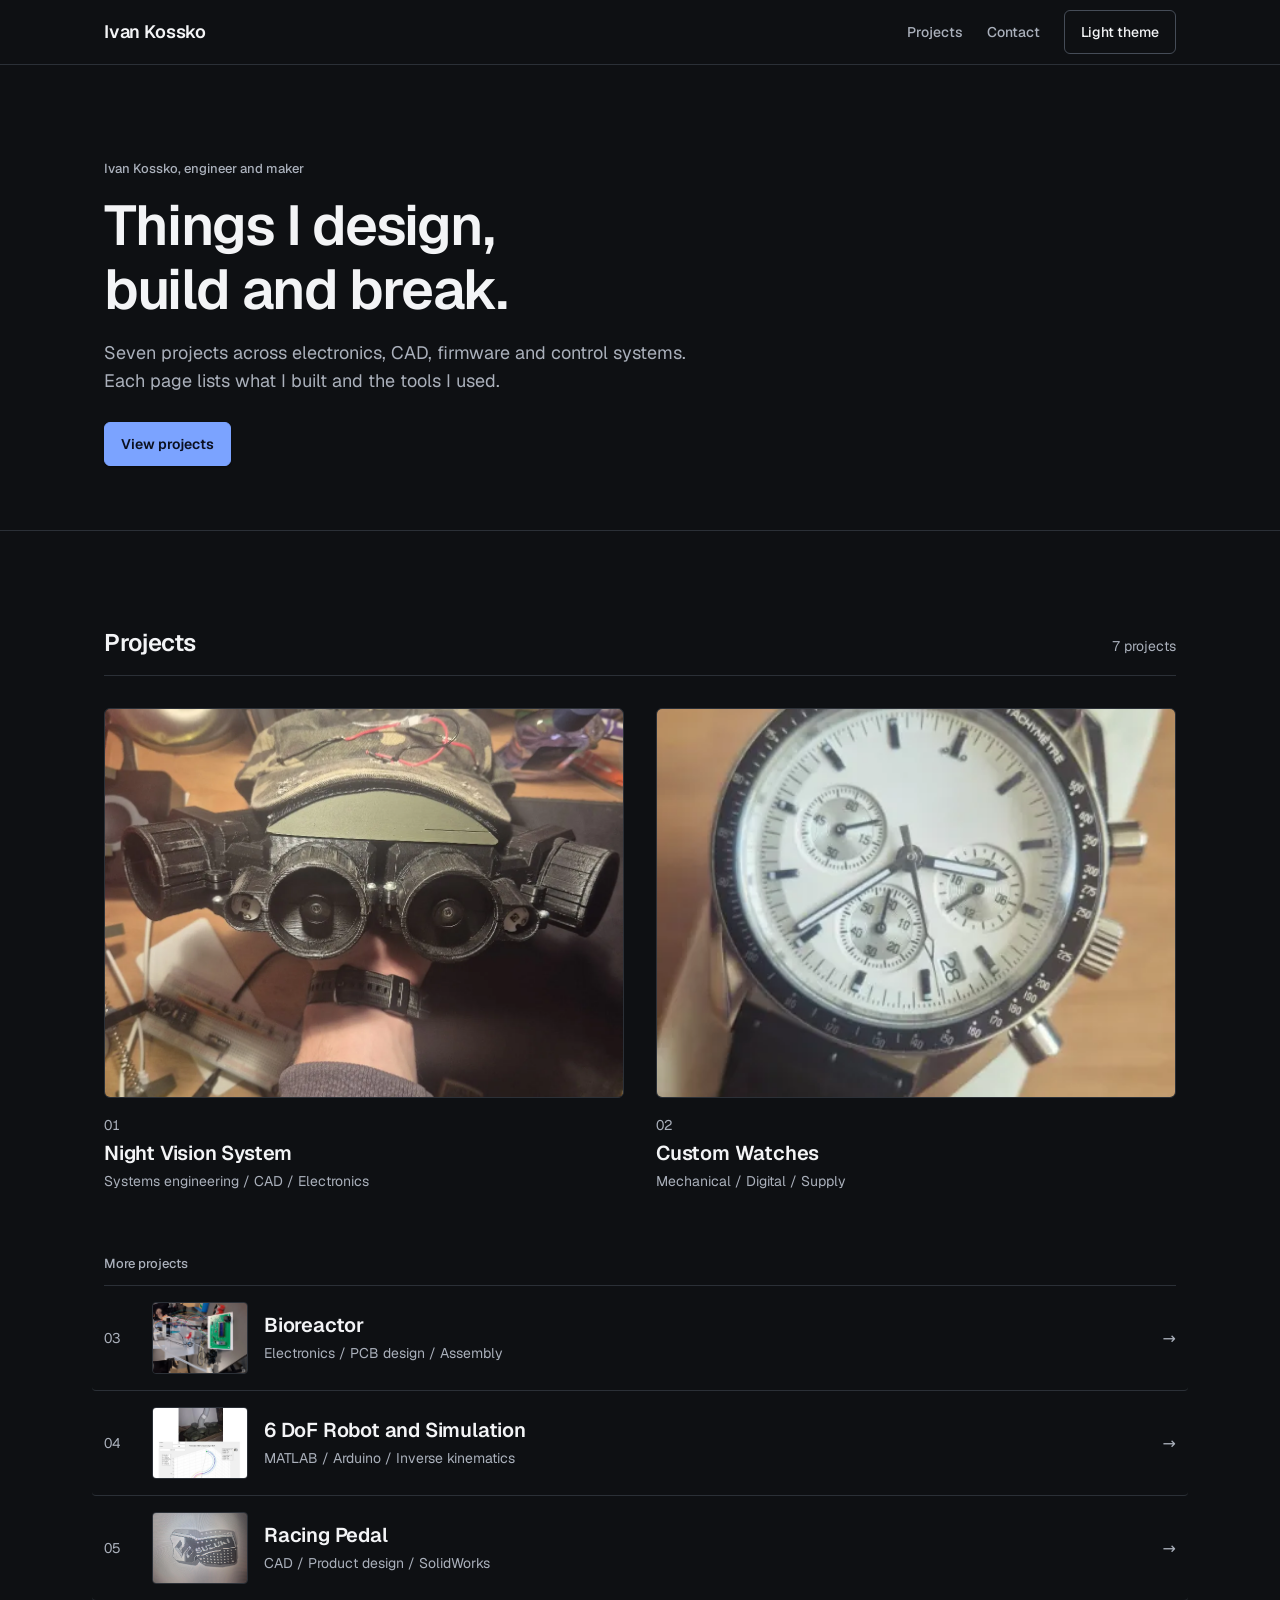
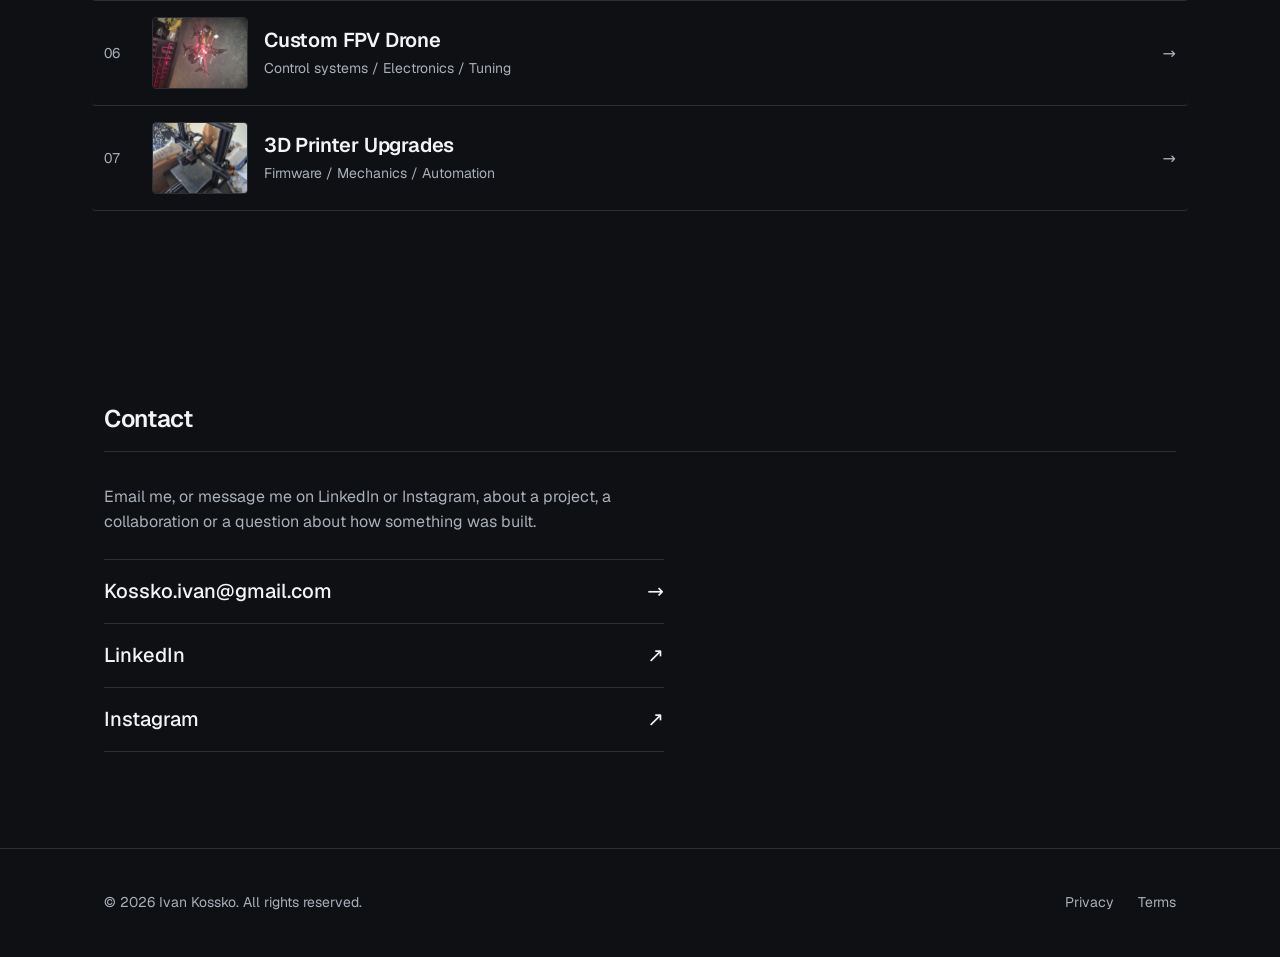
<file: index.html>
<!DOCTYPE html>
<html lang="en">
<head>
  <meta charset="utf-8" />
  <meta name="viewport" content="width=device-width, initial-scale=1" />
  <title>Ivan Kossko | Portfolio</title>
  <meta name="description" content="Portfolio of Ivan Kossko, an engineer and maker: night vision, custom watches, a bioreactor PCB, a 6 DoF soft robot, a racing pedal, an FPV drone and 3D printer upgrades." />
  <link rel="canonical" href="https://kos-works.github.io/website/" />
  <meta http-equiv="Content-Security-Policy" content="default-src 'self'; img-src 'self' data:; style-src 'self' 'unsafe-inline'; script-src 'self' 'unsafe-inline'; font-src 'self'; object-src 'self'; base-uri 'self'; form-action 'none'">
  <meta name="referrer" content="strict-origin-when-cross-origin">
  <meta name="color-scheme" content="dark light" />
  <meta name="theme-color" content="#0e1013">
  <meta name="msapplication-TileColor" content="#0e1013">
  <meta property="og:type" content="website">
  <meta property="og:site_name" content="Ivan Kossko">
  <meta property="og:locale" content="en_GB">
  <meta property="og:title" content="Ivan Kossko | Portfolio">
  <meta property="og:description" content="Portfolio of Ivan Kossko, an engineer and maker: night vision, custom watches, a bioreactor PCB, a 6 DoF soft robot, a racing pedal, an FPV drone and 3D printer upgrades.">
  <meta property="og:url" content="https://kos-works.github.io/website/">
  <meta property="og:image" content="https://kos-works.github.io/website/assets/social.jpg">
  <meta property="og:image:width" content="1200">
  <meta property="og:image:height" content="630">
  <meta property="og:image:alt" content="Ivan Kossko: things I design, build and break. Engineer and maker portfolio.">
  <meta name="twitter:card" content="summary_large_image">
  <meta name="twitter:title" content="Ivan Kossko | Portfolio">
  <meta name="twitter:description" content="Portfolio of Ivan Kossko, an engineer and maker: night vision, custom watches, a bioreactor PCB, a 6 DoF soft robot, a racing pedal, an FPV drone and 3D printer upgrades.">
  <meta name="twitter:image" content="https://kos-works.github.io/website/assets/social.jpg">
  <meta name="twitter:image:alt" content="Ivan Kossko: things I design, build and break. Engineer and maker portfolio.">
  <script>
    (function(){var r=document.documentElement;var t='dark';
    try{var s=localStorage.getItem('prefers-theme');if(s==='light'||s==='dark')t=s}catch(e){}
    r.dataset.theme=t})();
  </script>
  <link rel="preload" href="assets/fonts/Geist-normal-400.woff2" as="font" type="font/woff2" crossorigin>
  <link rel="stylesheet" href="assets/fonts.css" />
  <link rel="stylesheet" href="assets/style.css" />
  <link rel="icon" type="image/png" sizes="32x32" href="favicon-32x32.png">
  <link rel="icon" type="image/png" sizes="16x16" href="favicon-16x16.png">
  <link rel="shortcut icon" href="favicon.ico">
  <link rel="apple-touch-icon" sizes="180x180" href="apple-touch-icon.png">
  <link rel="manifest" href="site.webmanifest">
</head>
<body>
  <a class="skip" href="#content">Skip to content</a>
  <header class="site-header">
    <div class="wrap nav">
      <a class="brand" href="index.html#top" aria-label="Ivan Kossko, home">Ivan Kossko</a>
      <nav id="siteNav" aria-label="Primary">
        <a href="index.html#projects">Projects</a>
        <a href="index.html#contact">Contact</a>
      </nav>
      <div class="nav-tools">
        <button class="menu-btn" id="menuToggle" type="button" aria-expanded="false" aria-controls="siteNav" aria-label="Open menu" hidden>Menu</button>
        <button class="theme-btn" id="themeToggle" type="button">Light theme</button>
      </div>
    </div>
  </header>

  <main id="content">
    <section id="top" class="hero">
      <div class="wrap hero-inner">
        <p class="eyebrow">Ivan Kossko, engineer and maker</p>
        <h1>Things I design, build and break.</h1>
        <p class="hero-lead">Seven projects across electronics, CAD, firmware and control systems. Each page lists what I built and the tools I used.</p>
        <a class="btn btn--primary" href="#projects">View projects</a>
      </div>
    </section>

    <section id="projects">
      <div class="wrap">
        <div class="section-head"><h2>Projects</h2><span class="meta">7 projects</span></div>
        <div class="featured">
          <a class="feature" href="projects/night-vision.html">
            <div class="feature-media" data-cycle><img src="assets/Night-Vision-goggles.webp" alt="Assembled night vision goggles" width="800" height="600" class="is-active"><img src="assets/Internals.webp" alt="" width="800" height="600" loading="lazy"><img src="assets/Camera.webp" alt="" width="800" height="600" loading="lazy"><img src="assets/switches.webp" alt="" width="800" height="600" loading="lazy"><img src="assets/ir-floodlights.webp" alt="" width="800" height="600" loading="lazy"><img src="assets/NV-Wearing.webp" alt="" width="800" height="600" loading="lazy"></div>
            <div class="feature-body">
              <span class="meta">01</span>
              <span class="feature-title">Night Vision System</span>
              <span class="meta">Systems engineering / CAD / Electronics</span>
            </div>
          </a>
          <a class="feature" href="projects/watches.html">
            <div class="feature-media" data-cycle><img src="assets/watch-1.webp" alt="White chrono watch with black leather strap" width="800" height="600" class="is-active"><img src="assets/watch-2.webp" alt="" width="800" height="600" loading="lazy"><img src="assets/watch-3.webp" alt="" width="800" height="600" loading="lazy"><img src="assets/watch-4.webp" alt="" width="800" height="600" loading="lazy"><img src="assets/watch-5.webp" alt="" width="800" height="600" loading="lazy"></div>
            <div class="feature-body">
              <span class="meta">02</span>
              <span class="feature-title">Custom Watches</span>
              <span class="meta">Mechanical / Digital / Supply</span>
            </div>
          </a>
        </div>
        <h3 class="eyebrow index-label">More projects</h3>
        <ul class="index">
          <li><a class="row" href="projects/bioreactor.html">
            <span class="row-n">03</span>
            <img class="row-thumb" src="assets/Assembled-Bioreactor.webp" alt="" loading="lazy" width="96" height="72">
            <span class="row-text"><span class="row-t">Bioreactor</span><span class="meta">Electronics / PCB design / Assembly</span></span>
            <span class="row-arrow" aria-hidden="true">→</span>
          </a></li>
          <li><a class="row" href="projects/robot.html">
            <span class="row-n">04</span>
            <img class="row-thumb" src="assets/6-DoF-Robot-and-Sim.webp" alt="" loading="lazy" width="96" height="72">
            <span class="row-text"><span class="row-t">6 DoF Robot and Simulation</span><span class="meta">MATLAB / Arduino / Inverse kinematics</span></span>
            <span class="row-arrow" aria-hidden="true">→</span>
          </a></li>
          <li><a class="row" href="projects/pedal.html">
            <span class="row-n">05</span>
            <img class="row-thumb" src="assets/Pedal-CAD.webp" alt="" loading="lazy" width="96" height="72">
            <span class="row-text"><span class="row-t">Racing Pedal</span><span class="meta">CAD / Product design / SolidWorks</span></span>
            <span class="row-arrow" aria-hidden="true">→</span>
          </a></li>
          <li><a class="row" href="projects/drone.html">
            <span class="row-n">06</span>
            <img class="row-thumb" src="assets/Drone.webp" alt="" loading="lazy" width="96" height="72">
            <span class="row-text"><span class="row-t">Custom FPV Drone</span><span class="meta">Control systems / Electronics / Tuning</span></span>
            <span class="row-arrow" aria-hidden="true">→</span>
          </a></li>
          <li><a class="row" href="projects/printer-upgrades.html">
            <span class="row-n">07</span>
            <img class="row-thumb" src="assets/3D-printer.webp" alt="" loading="lazy" width="96" height="72">
            <span class="row-text"><span class="row-t">3D Printer Upgrades</span><span class="meta">Firmware / Mechanics / Automation</span></span>
            <span class="row-arrow" aria-hidden="true">→</span>
          </a></li>
        </ul>
      </div>
    </section>

    <section id="contact">
      <div class="wrap">
        <div class="section-head"><h2>Contact</h2></div>
        <p class="contact-lead">Email me, or message me on LinkedIn or Instagram, about a project, a collaboration or a question about how something was built.</p>
        <ul class="contact-list" aria-label="Contact links">
          <li><a class="contact-link" href="mailto:kossko.ivan@gmail.com?subject=Portfolio%20enquiry"><span>Kossko.ivan@gmail.com</span><span aria-hidden="true">→</span><span class="visually-hidden">(opens your email app)</span></a></li>
          <li><a class="contact-link" href="https://www.linkedin.com/in/ivan-kossko-81816a32b" target="_blank" rel="noopener noreferrer"><span>LinkedIn</span><span aria-hidden="true">↗</span><span class="visually-hidden">(opens in a new tab)</span></a></li>
          <li><a class="contact-link" href="https://www.instagram.com/kos_works/" target="_blank" rel="noopener noreferrer"><span>Instagram</span><span aria-hidden="true">↗</span><span class="visually-hidden">(opens in a new tab)</span></a></li>
        </ul>
      </div>
    </section>
  </main>

  <footer class="footer">
    <div class="wrap">
      <p>© <span id="year"></span> Ivan Kossko. All rights reserved.</p>
      <nav class="footer-links" aria-label="Legal">
        <a href="privacy.html">Privacy</a>
        <a href="terms.html">Terms</a>
      </nav>
    </div>
  </footer>

  <script src="assets/site.js" defer></script>
</body>
</html>
</file>
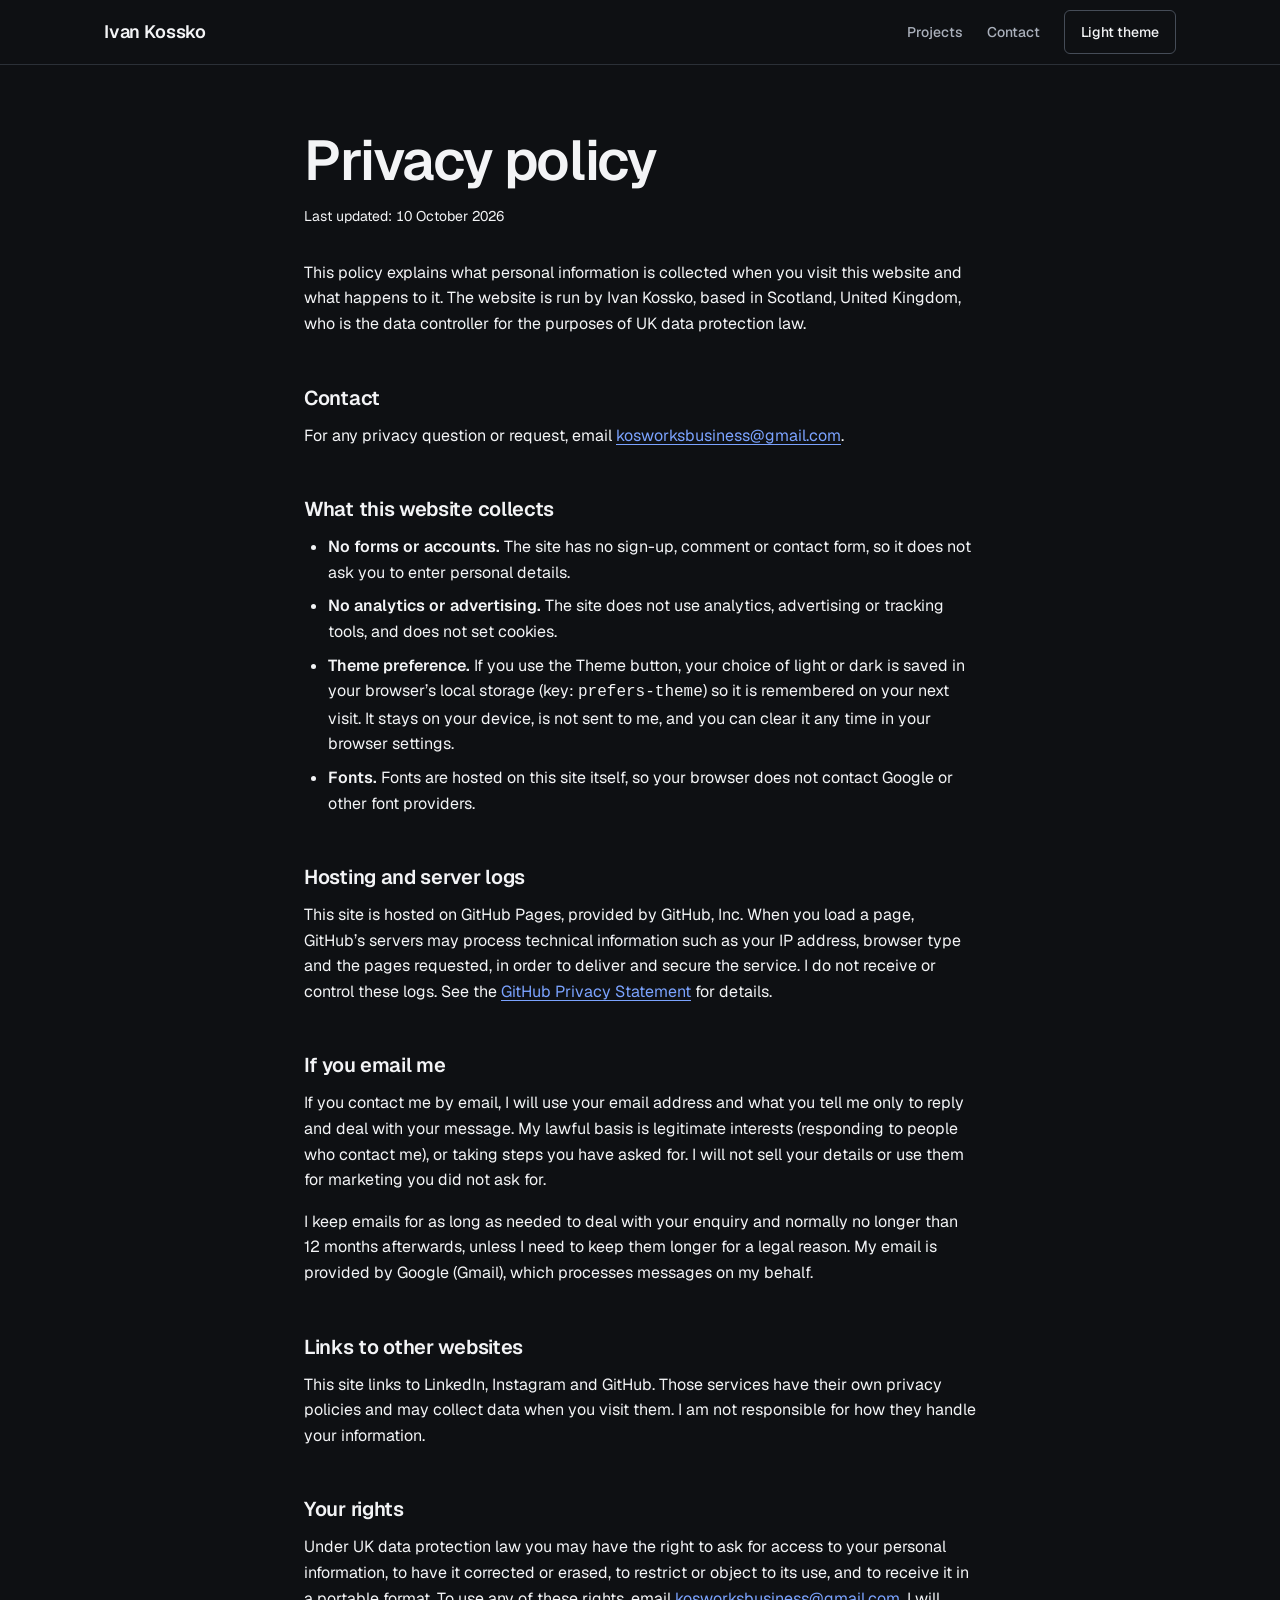
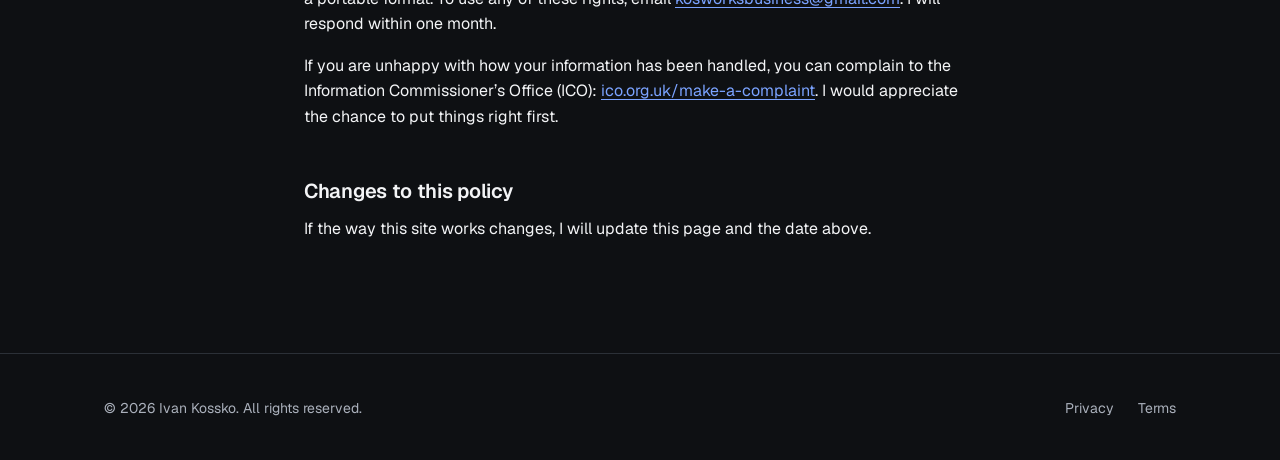
<file: privacy.html>
<!DOCTYPE html>
<html lang="en">
<head>
  <meta charset="utf-8" />
  <meta name="viewport" content="width=device-width, initial-scale=1" />
  <title>Privacy policy | Ivan Kossko</title>
  <meta name="description" content="How this website handles personal information: no cookies, no analytics, hosted on GitHub Pages." />
  <link rel="canonical" href="https://kos-works.github.io/website/privacy.html" />
  <meta http-equiv="Content-Security-Policy" content="default-src 'self'; img-src 'self' data:; style-src 'self' 'unsafe-inline'; script-src 'self' 'unsafe-inline'; font-src 'self'; object-src 'self'; base-uri 'self'; form-action 'none'">
  <meta name="referrer" content="strict-origin-when-cross-origin">
  <meta name="color-scheme" content="dark light" />
  <meta name="theme-color" content="#0e1013">
  <meta name="msapplication-TileColor" content="#0e1013">
  <meta property="og:type" content="website">
  <meta property="og:site_name" content="Ivan Kossko">
  <meta property="og:locale" content="en_GB">
  <meta property="og:title" content="Privacy policy | Ivan Kossko">
  <meta property="og:description" content="How this website handles personal information: no cookies, no analytics, hosted on GitHub Pages.">
  <meta property="og:url" content="https://kos-works.github.io/website/privacy.html">
  <meta property="og:image" content="https://kos-works.github.io/website/assets/social.jpg">
  <meta property="og:image:width" content="1200">
  <meta property="og:image:height" content="630">
  <meta property="og:image:alt" content="Ivan Kossko: things I design, build and break. Engineer and maker portfolio.">
  <meta name="twitter:card" content="summary_large_image">
  <meta name="twitter:title" content="Privacy policy | Ivan Kossko">
  <meta name="twitter:description" content="How this website handles personal information: no cookies, no analytics, hosted on GitHub Pages.">
  <meta name="twitter:image" content="https://kos-works.github.io/website/assets/social.jpg">
  <meta name="twitter:image:alt" content="Ivan Kossko: things I design, build and break. Engineer and maker portfolio.">
  <script>
    (function(){var r=document.documentElement;var t='dark';
    try{var s=localStorage.getItem('prefers-theme');if(s==='light'||s==='dark')t=s}catch(e){}
    r.dataset.theme=t})();
  </script>
  <link rel="preload" href="assets/fonts/Geist-normal-400.woff2" as="font" type="font/woff2" crossorigin>
  <link rel="stylesheet" href="assets/fonts.css" />
  <link rel="stylesheet" href="assets/style.css" />
  <link rel="icon" type="image/png" sizes="32x32" href="favicon-32x32.png">
  <link rel="icon" type="image/png" sizes="16x16" href="favicon-16x16.png">
  <link rel="shortcut icon" href="favicon.ico">
  <link rel="apple-touch-icon" sizes="180x180" href="apple-touch-icon.png">
  <link rel="manifest" href="site.webmanifest">
</head>
<body>
  <a class="skip" href="#content">Skip to content</a>
  <header class="site-header">
    <div class="wrap nav">
      <a class="brand" href="index.html#top" aria-label="Ivan Kossko, home">Ivan Kossko</a>
      <nav id="siteNav" aria-label="Primary">
        <a href="index.html#projects">Projects</a>
        <a href="index.html#contact">Contact</a>
      </nav>
      <div class="nav-tools">
        <button class="menu-btn" id="menuToggle" type="button" aria-expanded="false" aria-controls="siteNav" aria-label="Open menu" hidden>Menu</button>
        <button class="theme-btn" id="themeToggle" type="button">Light theme</button>
      </div>
    </div>
  </header>

  <main id="content">
    <article class="wrap legal">
      <!-- EDITABLE TEMPLATE: written for how this site works today (static, no forms, no cookies, no analytics).
           If you add analytics, a contact form, embeds or any third-party script, update this page first.
           Have it reviewed by a qualified professional before relying on it as legal advice. -->
      <h1>Privacy policy</h1>
      <p class="meta updated">Last updated: 10 October 2026</p>

      <p>This policy explains what personal information is collected when you visit this website and what happens to it. The website is run by Ivan Kossko, based in Scotland, United Kingdom, who is the data controller for the purposes of UK data protection law.</p>

      <h2>Contact</h2>
      <p>For any privacy question or request, email <a href="mailto:kosworksbusiness@gmail.com">kosworksbusiness@gmail.com</a>.</p>

      <h2>What this website collects</h2>
      <ul>
        <li><strong>No forms or accounts.</strong> The site has no sign-up, comment or contact form, so it does not ask you to enter personal details.</li>
        <li><strong>No analytics or advertising.</strong> The site does not use analytics, advertising or tracking tools, and does not set cookies.</li>
        <li><strong>Theme preference.</strong> If you use the Theme button, your choice of light or dark is saved in your browser&rsquo;s local storage (key: <code>prefers-theme</code>) so it is remembered on your next visit. It stays on your device, is not sent to me, and you can clear it any time in your browser settings.</li>
        <li><strong>Fonts.</strong> Fonts are hosted on this site itself, so your browser does not contact Google or other font providers.</li>
      </ul>

      <h2>Hosting and server logs</h2>
      <p>This site is hosted on GitHub Pages, provided by GitHub, Inc. When you load a page, GitHub&rsquo;s servers may process technical information such as your IP address, browser type and the pages requested, in order to deliver and secure the service. I do not receive or control these logs. See the <a href="https://docs.github.com/en/site-policy/privacy-policies/github-general-privacy-statement" target="_blank" rel="noopener noreferrer">GitHub Privacy Statement</a> for details.</p>

      <h2>If you email me</h2>
      <p>If you contact me by email, I will use your email address and what you tell me only to reply and deal with your message. My lawful basis is legitimate interests (responding to people who contact me), or taking steps you have asked for. I will not sell your details or use them for marketing you did not ask for.</p>
      <!-- EDIT: retention period below if different -->
      <p>I keep emails for as long as needed to deal with your enquiry and normally no longer than 12 months afterwards, unless I need to keep them longer for a legal reason. My email is provided by Google (Gmail), which processes messages on my behalf.</p>

      <h2>Links to other websites</h2>
      <p>This site links to LinkedIn, Instagram and GitHub. Those services have their own privacy policies and may collect data when you visit them. I am not responsible for how they handle your information.</p>

      <h2>Your rights</h2>
      <p>Under UK data protection law you may have the right to ask for access to your personal information, to have it corrected or erased, to restrict or object to its use, and to receive it in a portable format. To use any of these rights, email <a href="mailto:kosworksbusiness@gmail.com">kosworksbusiness@gmail.com</a>. I will respond within one month.</p>
      <p>If you are unhappy with how your information has been handled, you can complain to the Information Commissioner&rsquo;s Office (ICO): <a href="https://ico.org.uk/make-a-complaint/" target="_blank" rel="noopener noreferrer">ico.org.uk/make-a-complaint</a>. I would appreciate the chance to put things right first.</p>

      <h2>Changes to this policy</h2>
      <p>If the way this site works changes, I will update this page and the date above.</p>
    </article>
  </main>

  <footer class="footer">
    <div class="wrap">
      <p>© <span id="year"></span> Ivan Kossko. All rights reserved.</p>
      <nav class="footer-links" aria-label="Legal">
        <a href="privacy.html">Privacy</a>
        <a href="terms.html">Terms</a>
      </nav>
    </div>
  </footer>

  <script src="assets/site.js" defer></script>
</body>
</html>
</file>
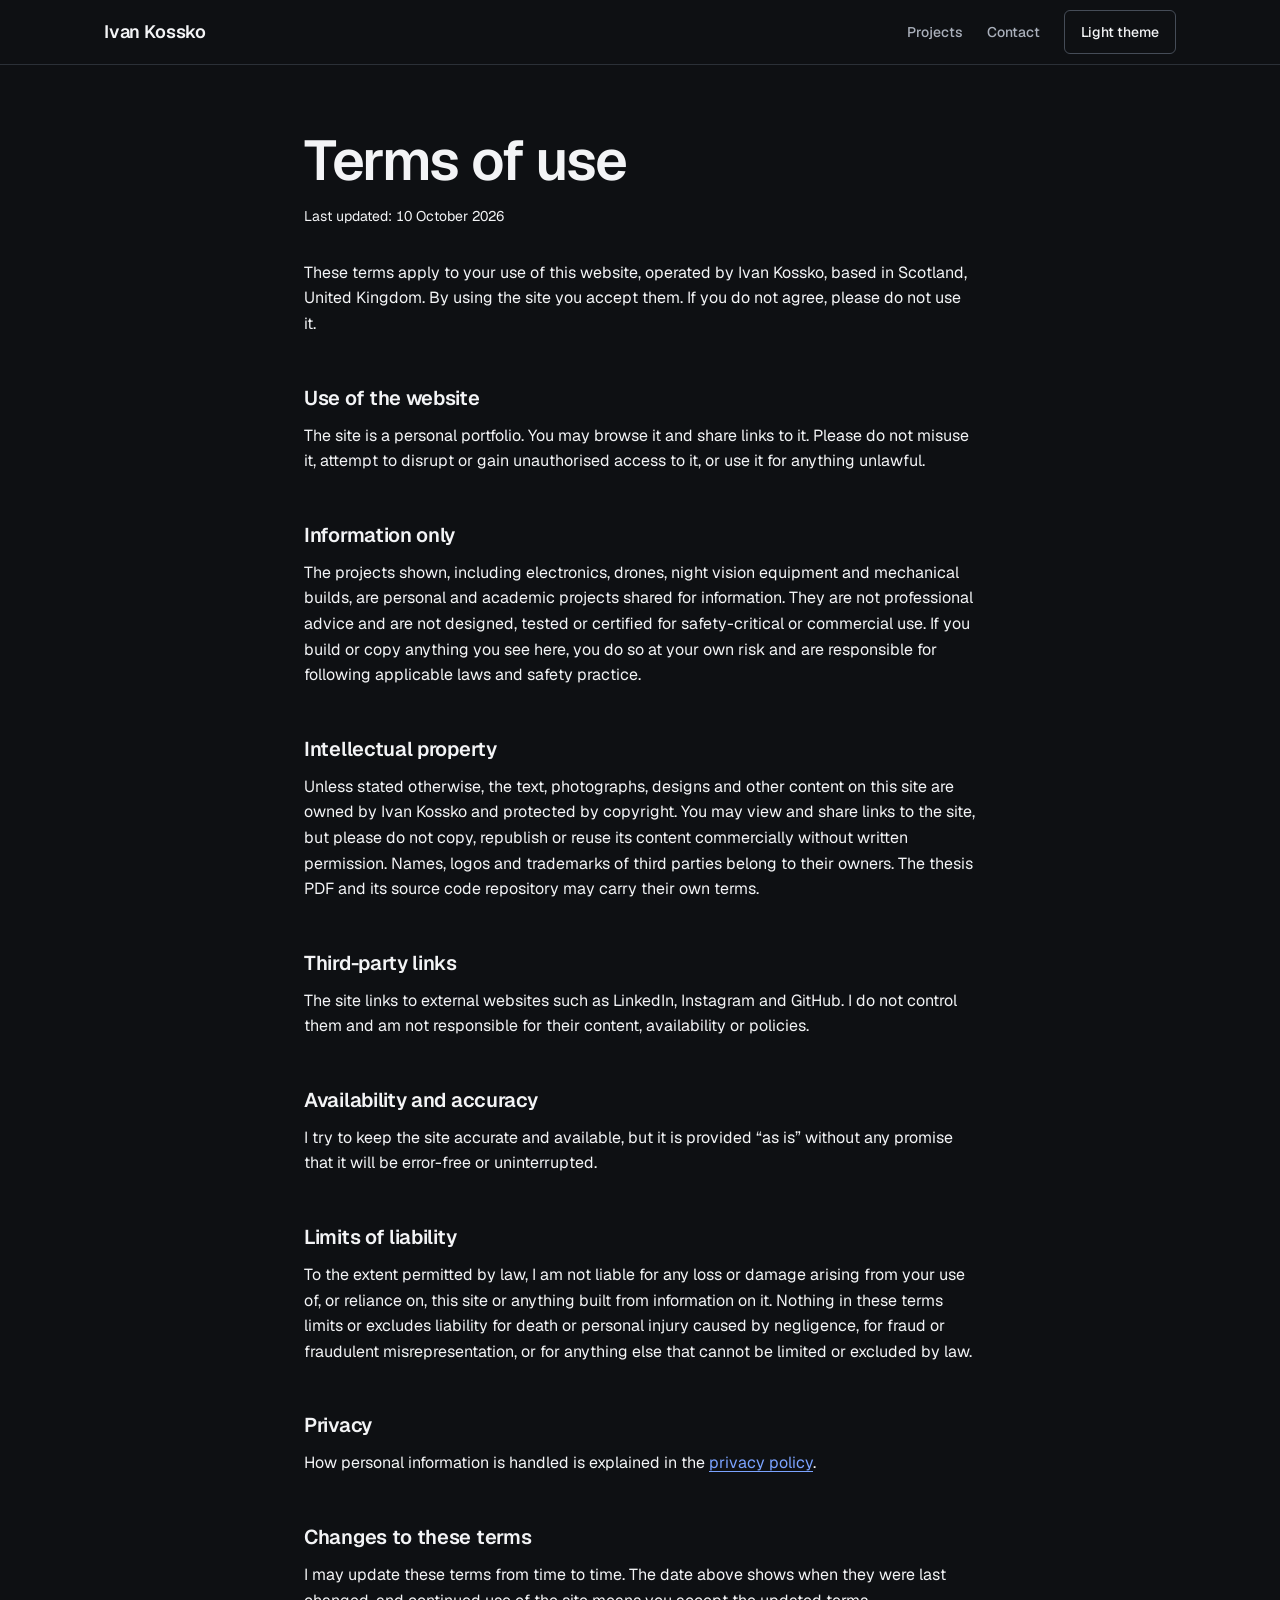
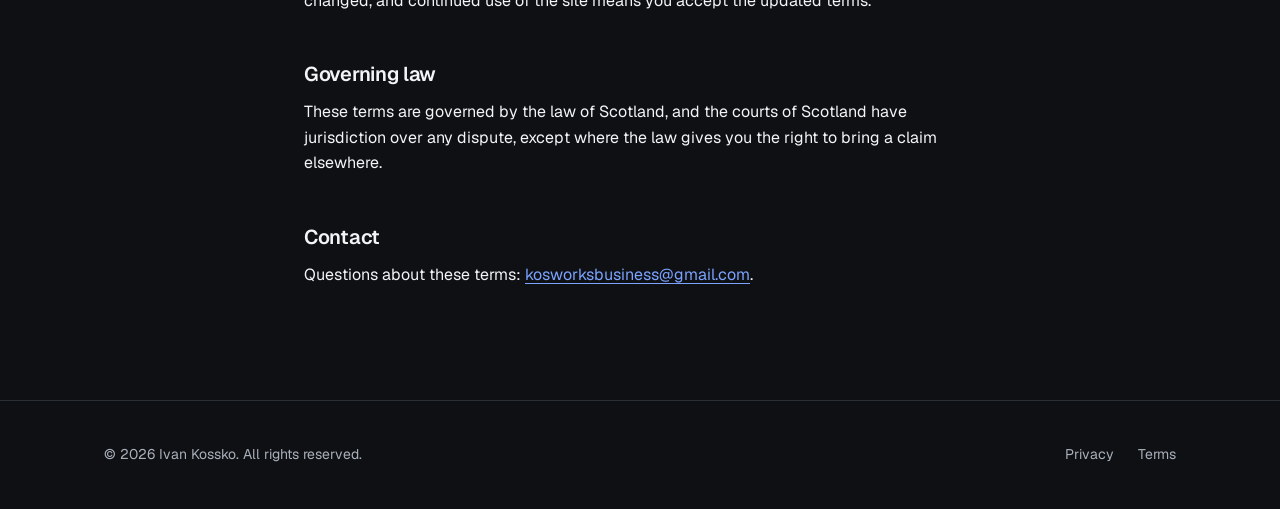
<file: terms.html>
<!DOCTYPE html>
<html lang="en">
<head>
  <meta charset="utf-8" />
  <meta name="viewport" content="width=device-width, initial-scale=1" />
  <title>Terms of use | Ivan Kossko</title>
  <meta name="description" content="Terms of use for the Ivan Kossko portfolio website: intellectual property, liability and governing law (Scotland)." />
  <link rel="canonical" href="https://kos-works.github.io/website/terms.html" />
  <meta http-equiv="Content-Security-Policy" content="default-src 'self'; img-src 'self' data:; style-src 'self' 'unsafe-inline'; script-src 'self' 'unsafe-inline'; font-src 'self'; object-src 'self'; base-uri 'self'; form-action 'none'">
  <meta name="referrer" content="strict-origin-when-cross-origin">
  <meta name="color-scheme" content="dark light" />
  <meta name="theme-color" content="#0e1013">
  <meta name="msapplication-TileColor" content="#0e1013">
  <meta property="og:type" content="website">
  <meta property="og:site_name" content="Ivan Kossko">
  <meta property="og:locale" content="en_GB">
  <meta property="og:title" content="Terms of use | Ivan Kossko">
  <meta property="og:description" content="Terms of use for the Ivan Kossko portfolio website: intellectual property, liability and governing law (Scotland).">
  <meta property="og:url" content="https://kos-works.github.io/website/terms.html">
  <meta property="og:image" content="https://kos-works.github.io/website/assets/social.jpg">
  <meta property="og:image:width" content="1200">
  <meta property="og:image:height" content="630">
  <meta property="og:image:alt" content="Ivan Kossko: things I design, build and break. Engineer and maker portfolio.">
  <meta name="twitter:card" content="summary_large_image">
  <meta name="twitter:title" content="Terms of use | Ivan Kossko">
  <meta name="twitter:description" content="Terms of use for the Ivan Kossko portfolio website: intellectual property, liability and governing law (Scotland).">
  <meta name="twitter:image" content="https://kos-works.github.io/website/assets/social.jpg">
  <meta name="twitter:image:alt" content="Ivan Kossko: things I design, build and break. Engineer and maker portfolio.">
  <script>
    (function(){var r=document.documentElement;var t='dark';
    try{var s=localStorage.getItem('prefers-theme');if(s==='light'||s==='dark')t=s}catch(e){}
    r.dataset.theme=t})();
  </script>
  <link rel="preload" href="assets/fonts/Geist-normal-400.woff2" as="font" type="font/woff2" crossorigin>
  <link rel="stylesheet" href="assets/fonts.css" />
  <link rel="stylesheet" href="assets/style.css" />
  <link rel="icon" type="image/png" sizes="32x32" href="favicon-32x32.png">
  <link rel="icon" type="image/png" sizes="16x16" href="favicon-16x16.png">
  <link rel="shortcut icon" href="favicon.ico">
  <link rel="apple-touch-icon" sizes="180x180" href="apple-touch-icon.png">
  <link rel="manifest" href="site.webmanifest">
</head>
<body>
  <a class="skip" href="#content">Skip to content</a>
  <header class="site-header">
    <div class="wrap nav">
      <a class="brand" href="index.html#top" aria-label="Ivan Kossko, home">Ivan Kossko</a>
      <nav id="siteNav" aria-label="Primary">
        <a href="index.html#projects">Projects</a>
        <a href="index.html#contact">Contact</a>
      </nav>
      <div class="nav-tools">
        <button class="menu-btn" id="menuToggle" type="button" aria-expanded="false" aria-controls="siteNav" aria-label="Open menu" hidden>Menu</button>
        <button class="theme-btn" id="themeToggle" type="button">Light theme</button>
      </div>
    </div>
  </header>

  <main id="content">
    <article class="wrap legal">
      <!-- EDITABLE TEMPLATE for a personal portfolio website. Have it reviewed by a qualified professional
           (ideally a Scottish solicitor) before relying on it as legal advice. -->
      <h1>Terms of use</h1>
      <p class="meta updated">Last updated: 10 October 2026</p>

      <p>These terms apply to your use of this website, operated by Ivan Kossko, based in Scotland, United Kingdom. By using the site you accept them. If you do not agree, please do not use it.</p>

      <h2>Use of the website</h2>
      <p>The site is a personal portfolio. You may browse it and share links to it. Please do not misuse it, attempt to disrupt or gain unauthorised access to it, or use it for anything unlawful.</p>

      <h2>Information only</h2>
      <p>The projects shown, including electronics, drones, night vision equipment and mechanical builds, are personal and academic projects shared for information. They are not professional advice and are not designed, tested or certified for safety-critical or commercial use. If you build or copy anything you see here, you do so at your own risk and are responsible for following applicable laws and safety practice.</p>

      <h2>Intellectual property</h2>
      <p>Unless stated otherwise, the text, photographs, designs and other content on this site are owned by Ivan Kossko and protected by copyright. You may view and share links to the site, but please do not copy, republish or reuse its content commercially without written permission. Names, logos and trademarks of third parties belong to their owners. The thesis PDF and its source code repository may carry their own terms.</p>

      <h2>Third-party links</h2>
      <p>The site links to external websites such as LinkedIn, Instagram and GitHub. I do not control them and am not responsible for their content, availability or policies.</p>

      <h2>Availability and accuracy</h2>
      <p>I try to keep the site accurate and available, but it is provided &ldquo;as is&rdquo; without any promise that it will be error-free or uninterrupted.</p>

      <h2>Limits of liability</h2>
      <p>To the extent permitted by law, I am not liable for any loss or damage arising from your use of, or reliance on, this site or anything built from information on it. Nothing in these terms limits or excludes liability for death or personal injury caused by negligence, for fraud or fraudulent misrepresentation, or for anything else that cannot be limited or excluded by law.</p>

      <h2>Privacy</h2>
      <p>How personal information is handled is explained in the <a href="privacy.html">privacy policy</a>.</p>

      <h2>Changes to these terms</h2>
      <p>I may update these terms from time to time. The date above shows when they were last changed, and continued use of the site means you accept the updated terms.</p>

      <h2>Governing law</h2>
      <p>These terms are governed by the law of Scotland, and the courts of Scotland have jurisdiction over any dispute, except where the law gives you the right to bring a claim elsewhere.</p>

      <h2>Contact</h2>
      <p>Questions about these terms: <a href="mailto:kosworksbusiness@gmail.com">kosworksbusiness@gmail.com</a>.</p>
    </article>
  </main>

  <footer class="footer">
    <div class="wrap">
      <p>© <span id="year"></span> Ivan Kossko. All rights reserved.</p>
      <nav class="footer-links" aria-label="Legal">
        <a href="privacy.html">Privacy</a>
        <a href="terms.html">Terms</a>
      </nav>
    </div>
  </footer>

  <script src="assets/site.js" defer></script>
</body>
</html>
</file>
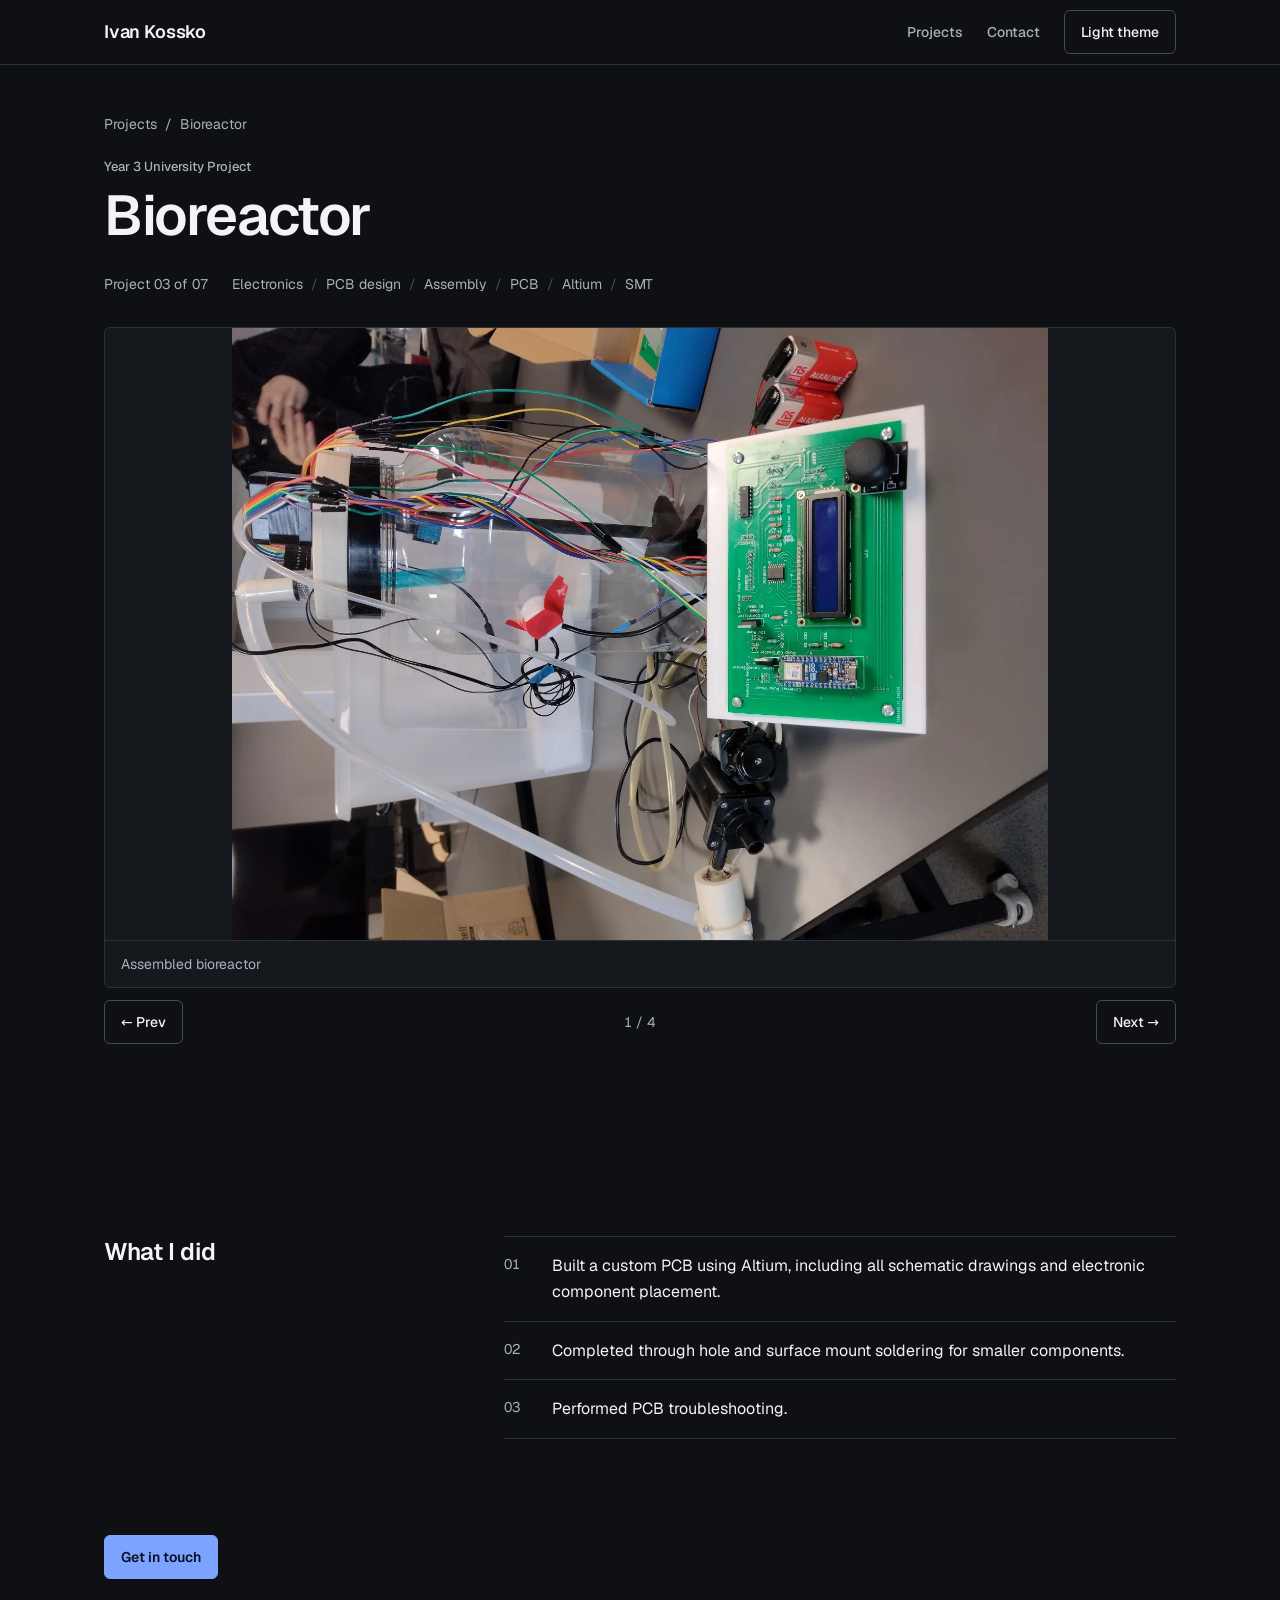
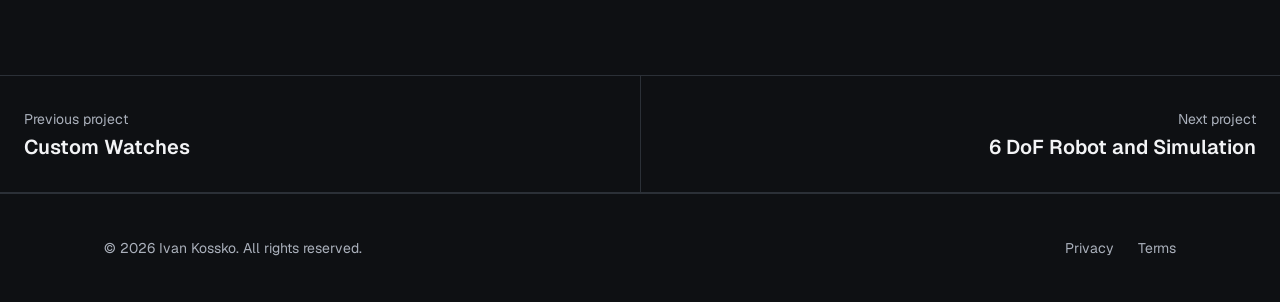
<file: projects/bioreactor.html>
<!DOCTYPE html>
<html lang="en">
<head>
  <meta charset="utf-8" />
  <meta name="viewport" content="width=device-width, initial-scale=1" />
  <title>Bioreactor (Year 3 University Project) | Ivan Kossko</title>
  <meta name="description" content="Year 3 university project: a bioreactor with a custom PCB designed in Altium, populated and troubleshot by hand." />
  <link rel="canonical" href="https://kos-works.github.io/website/projects/bioreactor.html" />
  <meta http-equiv="Content-Security-Policy" content="default-src 'self'; img-src 'self' data:; style-src 'self' 'unsafe-inline'; script-src 'self' 'unsafe-inline'; font-src 'self'; object-src 'self'; base-uri 'self'; form-action 'none'">
  <meta name="referrer" content="strict-origin-when-cross-origin">
  <meta name="color-scheme" content="dark light" />
  <meta name="theme-color" content="#0e1013">
  <meta name="msapplication-TileColor" content="#0e1013">
  <meta property="og:type" content="website">
  <meta property="og:site_name" content="Ivan Kossko">
  <meta property="og:locale" content="en_GB">
  <meta property="og:title" content="Bioreactor (Year 3 University Project) | Ivan Kossko">
  <meta property="og:description" content="Year 3 university project: a bioreactor with a custom PCB designed in Altium, populated and troubleshot by hand.">
  <meta property="og:url" content="https://kos-works.github.io/website/projects/bioreactor.html">
  <meta property="og:image" content="https://kos-works.github.io/website/assets/social.jpg">
  <meta property="og:image:width" content="1200">
  <meta property="og:image:height" content="630">
  <meta property="og:image:alt" content="Ivan Kossko: things I design, build and break. Engineer and maker portfolio.">
  <meta name="twitter:card" content="summary_large_image">
  <meta name="twitter:title" content="Bioreactor (Year 3 University Project) | Ivan Kossko">
  <meta name="twitter:description" content="Year 3 university project: a bioreactor with a custom PCB designed in Altium, populated and troubleshot by hand.">
  <meta name="twitter:image" content="https://kos-works.github.io/website/assets/social.jpg">
  <meta name="twitter:image:alt" content="Ivan Kossko: things I design, build and break. Engineer and maker portfolio.">
  <script>
    (function(){var r=document.documentElement;var t='dark';
    try{var s=localStorage.getItem('prefers-theme');if(s==='light'||s==='dark')t=s}catch(e){}
    r.dataset.theme=t})();
  </script>
  <link rel="preload" href="../assets/fonts/Geist-normal-400.woff2" as="font" type="font/woff2" crossorigin>
  <link rel="stylesheet" href="../assets/fonts.css" />
  <link rel="stylesheet" href="../assets/style.css" />
  <link rel="icon" type="image/png" sizes="32x32" href="../favicon-32x32.png">
  <link rel="icon" type="image/png" sizes="16x16" href="../favicon-16x16.png">
  <link rel="shortcut icon" href="../favicon.ico">
  <link rel="apple-touch-icon" sizes="180x180" href="../apple-touch-icon.png">
  <link rel="manifest" href="../site.webmanifest">
  <link rel="preload" as="image" href="../assets/Assembled-Bioreactor.webp" />
</head>
<body>
  <a class="skip" href="#content">Skip to content</a>
  <header class="site-header">
    <div class="wrap nav">
      <a class="brand" href="../index.html#top" aria-label="Ivan Kossko, home">Ivan Kossko</a>
      <nav id="siteNav" aria-label="Primary">
        <a href="../index.html#projects">Projects</a>
        <a href="../index.html#contact">Contact</a>
      </nav>
      <div class="nav-tools">
        <button class="menu-btn" id="menuToggle" type="button" aria-expanded="false" aria-controls="siteNav" aria-label="Open menu" hidden>Menu</button>
        <button class="theme-btn" id="themeToggle" type="button">Light theme</button>
      </div>
    </div>
  </header>

  <main id="content">
    <section class="p-hero">
      <div class="wrap">
        <nav class="meta crumb" aria-label="Breadcrumb"><a href="../index.html#projects">Projects</a><span aria-hidden="true">/</span><span aria-current="page">Bioreactor</span></nav>
        <p class="eyebrow">Year 3 University Project</p>
        <h1 class="p-title">Bioreactor</h1>
        <div class="p-meta">
          <span class="meta">Project 03 of 07</span>
          <ul class="tags" aria-label="Tools and topics"><li>Electronics</li><li>PCB design</li><li>Assembly</li><li>PCB</li><li>Altium</li><li>SMT</li></ul>
        </div>
      </div>
    </section>

    <section class="p-media">
      <div class="wrap">
        <div class="carousel" id="bioCarousel">
          <figure>
            <img decoding="async" id="bioSlide" src="../assets/Assembled-Bioreactor.webp" alt="Assembled bioreactor with custom PCB" />
            <figcaption id="bioCaption">Assembled bioreactor</figcaption>
          </figure>
          <div class="controls">
            <button type="button" id="bioPrev" aria-label="Previous image">← Prev</button>
            <span class="status" id="bioStatus" aria-live="polite">1 / 4</span>
            <button type="button" id="bioNext" aria-label="Next image">Next →</button>
          </div>
        </div>
      </div>
    </section>

    <section>
      <div class="wrap p-body">
        <h2>What I did</h2>
        <ol class="steps">
          <li>Built a custom PCB using Altium, including all schematic drawings and electronic component placement.</li>
          <li>Completed through hole and surface mount soldering for smaller components.</li>
          <li>Performed PCB troubleshooting.</li>
        </ol>
      </div>
    </section>

    <section class="cta-section">
      <div class="wrap"><a class="btn btn--primary" href="../index.html#contact" data-cta="get-in-touch">Get in touch</a></div>
    </section>

    <nav class="pager" aria-label="More projects">
      <a href="watches.html" rel="prev"><span class="meta">Previous project</span><strong>Custom Watches</strong></a>
      <a href="robot.html" rel="next"><span class="meta">Next project</span><strong>6 DoF Robot and Simulation</strong></a>
    </nav>
  </main>

  <footer class="footer">
    <div class="wrap">
      <p>© <span id="year"></span> Ivan Kossko. All rights reserved.</p>
      <nav class="footer-links" aria-label="Legal">
        <a href="../privacy.html">Privacy</a>
        <a href="../terms.html">Terms</a>
      </nav>
    </div>
  </footer>

  <script src="../assets/site.js" defer></script>
  <script>
  // --- Bioreactor carousel ---
    (function(){
      const slides = [
        {src: "../assets/Assembled-Bioreactor.webp", alt: "Assembled bioreactor with custom PCB", cap: "Assembled bioreactor"},
        {src: "../assets/Bare-PCB.webp", alt: "Bare PCB before assembly", cap: "Bare PCB (from fab)"},
        {src: "../assets/Soldered-PCB.webp", alt: "PCB populated with components and LCD", cap: "Soldered + populated PCB"},
        {src: "../assets/bioreactor-schematics.webp", alt: "Altium layout and 3D view", cap: "Altium layout + 3D view"}
      ];
      const img = document.getElementById('bioSlide');
      const cap = document.getElementById('bioCaption');
      const status = document.getElementById('bioStatus');
      const prev = document.getElementById('bioPrev');
      const next = document.getElementById('bioNext');
      let i = 0;
      function render(){
        const s = slides[i];
        img.src = s.src;
        img.alt = s.alt;
        cap.textContent = s.cap;
        status.textContent = (i+1) + " / " + slides.length;
      }
      function go(d){
        i = (i + d + slides.length) % slides.length;
        render();
      }
      prev.addEventListener('click', () => go(-1));
      next.addEventListener('click', () => go(1));
      // Keyboard support
      document.addEventListener('keydown', (e) => {
        if (e.key === 'ArrowLeft') go(-1);
        if (e.key === 'ArrowRight') go(1);
      });
      render();
    })();
  </script>
</body>
</html>
</file>
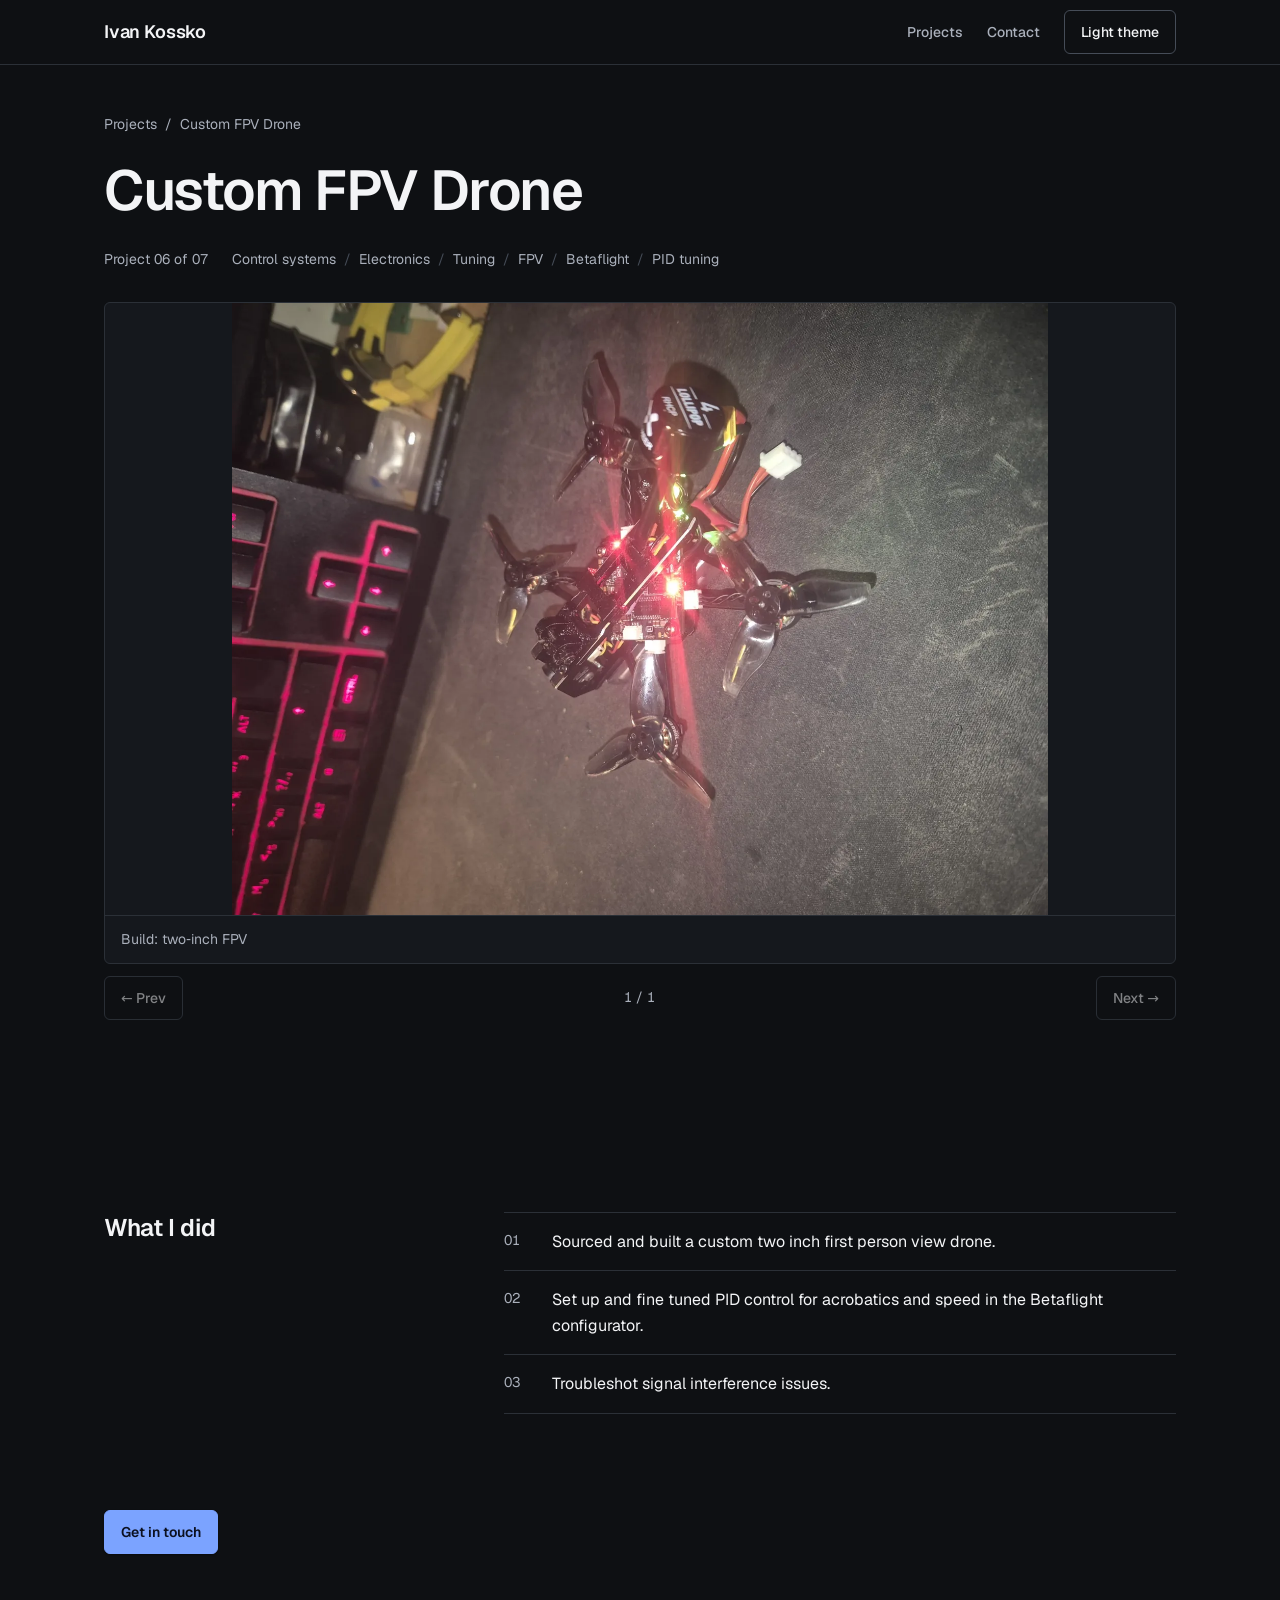
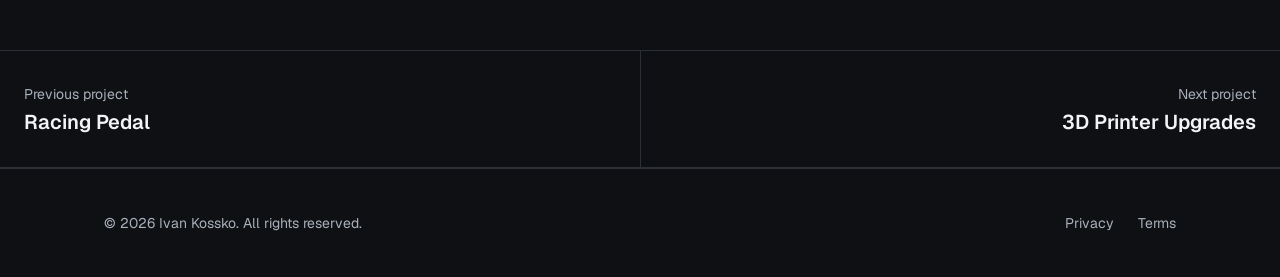
<file: projects/drone.html>
<!DOCTYPE html>
<html lang="en">
<head>
  <meta charset="utf-8" />
  <meta name="viewport" content="width=device-width, initial-scale=1" />
  <title>Custom FPV Drone | Ivan Kossko</title>
  <meta name="description" content="A custom two-inch FPV drone, built from sourced parts and tuned for acrobatics and speed with Betaflight PID settings." />
  <link rel="canonical" href="https://kos-works.github.io/website/projects/drone.html" />
  <meta http-equiv="Content-Security-Policy" content="default-src 'self'; img-src 'self' data:; style-src 'self' 'unsafe-inline'; script-src 'self' 'unsafe-inline'; font-src 'self'; object-src 'self'; base-uri 'self'; form-action 'none'">
  <meta name="referrer" content="strict-origin-when-cross-origin">
  <meta name="color-scheme" content="dark light" />
  <meta name="theme-color" content="#0e1013">
  <meta name="msapplication-TileColor" content="#0e1013">
  <meta property="og:type" content="website">
  <meta property="og:site_name" content="Ivan Kossko">
  <meta property="og:locale" content="en_GB">
  <meta property="og:title" content="Custom FPV Drone | Ivan Kossko">
  <meta property="og:description" content="A custom two-inch FPV drone, built from sourced parts and tuned for acrobatics and speed with Betaflight PID settings.">
  <meta property="og:url" content="https://kos-works.github.io/website/projects/drone.html">
  <meta property="og:image" content="https://kos-works.github.io/website/assets/social.jpg">
  <meta property="og:image:width" content="1200">
  <meta property="og:image:height" content="630">
  <meta property="og:image:alt" content="Ivan Kossko: things I design, build and break. Engineer and maker portfolio.">
  <meta name="twitter:card" content="summary_large_image">
  <meta name="twitter:title" content="Custom FPV Drone | Ivan Kossko">
  <meta name="twitter:description" content="A custom two-inch FPV drone, built from sourced parts and tuned for acrobatics and speed with Betaflight PID settings.">
  <meta name="twitter:image" content="https://kos-works.github.io/website/assets/social.jpg">
  <meta name="twitter:image:alt" content="Ivan Kossko: things I design, build and break. Engineer and maker portfolio.">
  <script>
    (function(){var r=document.documentElement;var t='dark';
    try{var s=localStorage.getItem('prefers-theme');if(s==='light'||s==='dark')t=s}catch(e){}
    r.dataset.theme=t})();
  </script>
  <link rel="preload" href="../assets/fonts/Geist-normal-400.woff2" as="font" type="font/woff2" crossorigin>
  <link rel="stylesheet" href="../assets/fonts.css" />
  <link rel="stylesheet" href="../assets/style.css" />
  <link rel="icon" type="image/png" sizes="32x32" href="../favicon-32x32.png">
  <link rel="icon" type="image/png" sizes="16x16" href="../favicon-16x16.png">
  <link rel="shortcut icon" href="../favicon.ico">
  <link rel="apple-touch-icon" sizes="180x180" href="../apple-touch-icon.png">
  <link rel="manifest" href="../site.webmanifest">
  <link rel="preload" as="image" href="../assets/Drone.webp" />
</head>
<body>
  <a class="skip" href="#content">Skip to content</a>
  <header class="site-header">
    <div class="wrap nav">
      <a class="brand" href="../index.html#top" aria-label="Ivan Kossko, home">Ivan Kossko</a>
      <nav id="siteNav" aria-label="Primary">
        <a href="../index.html#projects">Projects</a>
        <a href="../index.html#contact">Contact</a>
      </nav>
      <div class="nav-tools">
        <button class="menu-btn" id="menuToggle" type="button" aria-expanded="false" aria-controls="siteNav" aria-label="Open menu" hidden>Menu</button>
        <button class="theme-btn" id="themeToggle" type="button">Light theme</button>
      </div>
    </div>
  </header>

  <main id="content">
    <section class="p-hero">
      <div class="wrap">
        <nav class="meta crumb" aria-label="Breadcrumb"><a href="../index.html#projects">Projects</a><span aria-hidden="true">/</span><span aria-current="page">Custom FPV Drone</span></nav>
        <h1 class="p-title">Custom FPV Drone</h1>
        <div class="p-meta">
          <span class="meta">Project 06 of 07</span>
          <ul class="tags" aria-label="Tools and topics"><li>Control systems</li><li>Electronics</li><li>Tuning</li><li>FPV</li><li>Betaflight</li><li>PID tuning</li></ul>
        </div>
      </div>
    </section>

    <section class="p-media">
      <div class="wrap">
        <div class="carousel" id="droneCarousel">
          <figure>
            <img decoding="async" id="droneSlide" src="../assets/Drone.webp" alt="Two‑inch FPV drone" />
            <figcaption id="droneCaption">Build: two‑inch FPV</figcaption>
          </figure>
          <div class="controls">
            <button type="button" id="dronePrev" aria-label="Previous image">← Prev</button>
            <span class="status" id="droneStatus" aria-live="polite">1 / 1</span>
            <button type="button" id="droneNext" aria-label="Next image">Next →</button>
          </div>
        </div>
      </div>
    </section>

    <section>
      <div class="wrap p-body">
        <h2>What I did</h2>
        <ol class="steps">
          <li>Sourced and built a custom two inch first person view drone.</li>
          <li>Set up and fine tuned PID control for acrobatics and speed in the Betaflight configurator.</li>
          <li>Troubleshot signal interference issues.</li>
        </ol>
      </div>
    </section>

    <section class="cta-section">
      <div class="wrap"><a class="btn btn--primary" href="../index.html#contact" data-cta="get-in-touch">Get in touch</a></div>
    </section>

    <nav class="pager" aria-label="More projects">
      <a href="pedal.html" rel="prev"><span class="meta">Previous project</span><strong>Racing Pedal</strong></a>
      <a href="printer-upgrades.html" rel="next"><span class="meta">Next project</span><strong>3D Printer Upgrades</strong></a>
    </nav>
  </main>

  <footer class="footer">
    <div class="wrap">
      <p>© <span id="year"></span> Ivan Kossko. All rights reserved.</p>
      <nav class="footer-links" aria-label="Legal">
        <a href="../privacy.html">Privacy</a>
        <a href="../terms.html">Terms</a>
      </nav>
    </div>
  </footer>

  <script src="../assets/site.js" defer></script>
  <script>
  // --- Drone carousel ---
    (function(){
      // Add more slides later by pushing new items into this array:
      const slides = [
        {src: "../assets/Drone.webp", alt: "Two-inch FPV drone on workbench", cap: "Build: two‑inch FPV"}
      ];
      const img = document.getElementById('droneSlide');
      const cap = document.getElementById('droneCaption');
      const status = document.getElementById('droneStatus');
      const prev = document.getElementById('dronePrev');
      const next = document.getElementById('droneNext');
      if (!img || !prev || !next) return;
      let i = 0;
      function render(){
        const s = slides[i];
        img.src = s.src; img.alt = s.alt; cap.textContent = s.cap;
        status.textContent = (i+1) + " / " + slides.length;
        const single = slides.length <= 1;
        prev.disabled = single; next.disabled = single;
      }
      function go(d){ i = (i + d + slides.length) % slides.length; render(); }
      prev.addEventListener('click', () => go(-1));
      next.addEventListener('click', () => go(1));
      document.addEventListener('keydown', (e) => {
        if (e.key === 'ArrowLeft') go(-1);
        if (e.key === 'ArrowRight') go(1);
      });
      render();
    })();
  </script>
</body>
</html>
</file>
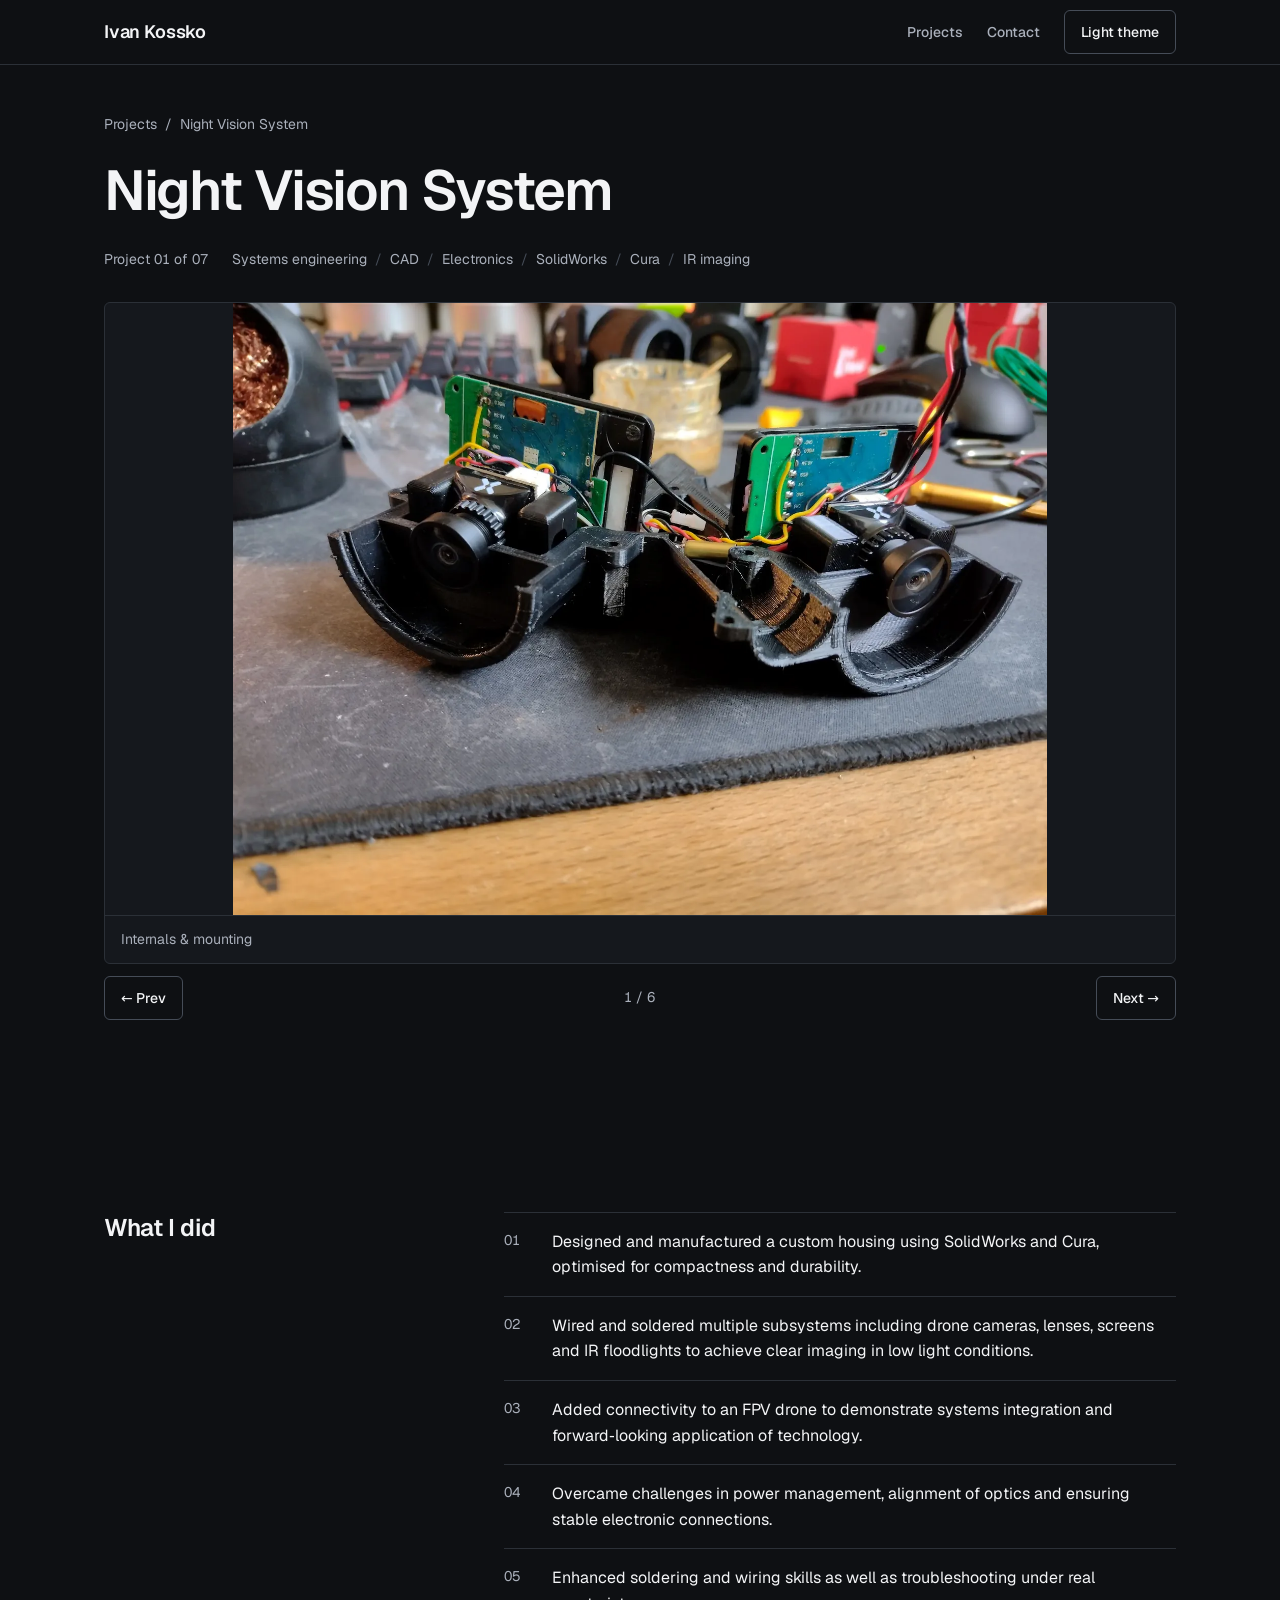
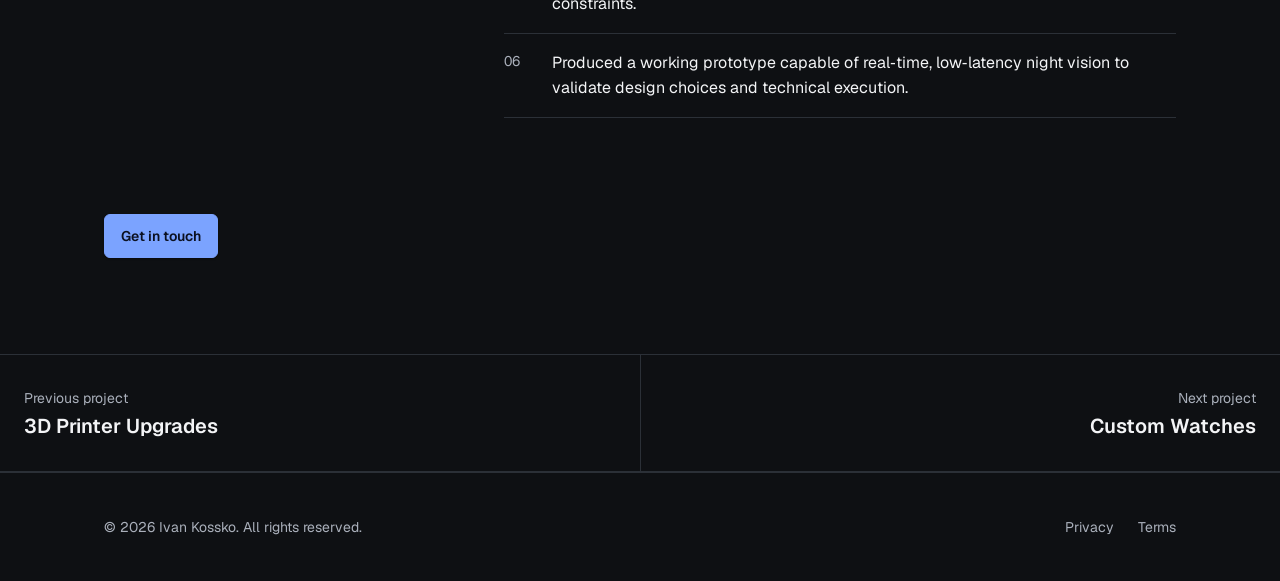
<file: projects/night-vision.html>
<!DOCTYPE html>
<html lang="en">
<head>
  <meta charset="utf-8" />
  <meta name="viewport" content="width=device-width, initial-scale=1" />
  <title>Night Vision System | Ivan Kossko</title>
  <meta name="description" content="A compact night vision headset built around drone cameras, IR floodlights and a custom 3D-printed housing, with a link to an FPV drone feed." />
  <link rel="canonical" href="https://kos-works.github.io/website/projects/night-vision.html" />
  <meta http-equiv="Content-Security-Policy" content="default-src 'self'; img-src 'self' data:; style-src 'self' 'unsafe-inline'; script-src 'self' 'unsafe-inline'; font-src 'self'; object-src 'self'; base-uri 'self'; form-action 'none'">
  <meta name="referrer" content="strict-origin-when-cross-origin">
  <meta name="color-scheme" content="dark light" />
  <meta name="theme-color" content="#0e1013">
  <meta name="msapplication-TileColor" content="#0e1013">
  <meta property="og:type" content="website">
  <meta property="og:site_name" content="Ivan Kossko">
  <meta property="og:locale" content="en_GB">
  <meta property="og:title" content="Night Vision System | Ivan Kossko">
  <meta property="og:description" content="A compact night vision headset built around drone cameras, IR floodlights and a custom 3D-printed housing, with a link to an FPV drone feed.">
  <meta property="og:url" content="https://kos-works.github.io/website/projects/night-vision.html">
  <meta property="og:image" content="https://kos-works.github.io/website/assets/social.jpg">
  <meta property="og:image:width" content="1200">
  <meta property="og:image:height" content="630">
  <meta property="og:image:alt" content="Ivan Kossko: things I design, build and break. Engineer and maker portfolio.">
  <meta name="twitter:card" content="summary_large_image">
  <meta name="twitter:title" content="Night Vision System | Ivan Kossko">
  <meta name="twitter:description" content="A compact night vision headset built around drone cameras, IR floodlights and a custom 3D-printed housing, with a link to an FPV drone feed.">
  <meta name="twitter:image" content="https://kos-works.github.io/website/assets/social.jpg">
  <meta name="twitter:image:alt" content="Ivan Kossko: things I design, build and break. Engineer and maker portfolio.">
  <script>
    (function(){var r=document.documentElement;var t='dark';
    try{var s=localStorage.getItem('prefers-theme');if(s==='light'||s==='dark')t=s}catch(e){}
    r.dataset.theme=t})();
  </script>
  <link rel="preload" href="../assets/fonts/Geist-normal-400.woff2" as="font" type="font/woff2" crossorigin>
  <link rel="stylesheet" href="../assets/fonts.css" />
  <link rel="stylesheet" href="../assets/style.css" />
  <link rel="icon" type="image/png" sizes="32x32" href="../favicon-32x32.png">
  <link rel="icon" type="image/png" sizes="16x16" href="../favicon-16x16.png">
  <link rel="shortcut icon" href="../favicon.ico">
  <link rel="apple-touch-icon" sizes="180x180" href="../apple-touch-icon.png">
  <link rel="manifest" href="../site.webmanifest">
  <link rel="preload" as="image" href="../assets/Night-Vision-goggles.webp" />
</head>
<body>
  <a class="skip" href="#content">Skip to content</a>
  <header class="site-header">
    <div class="wrap nav">
      <a class="brand" href="../index.html#top" aria-label="Ivan Kossko, home">Ivan Kossko</a>
      <nav id="siteNav" aria-label="Primary">
        <a href="../index.html#projects">Projects</a>
        <a href="../index.html#contact">Contact</a>
      </nav>
      <div class="nav-tools">
        <button class="menu-btn" id="menuToggle" type="button" aria-expanded="false" aria-controls="siteNav" aria-label="Open menu" hidden>Menu</button>
        <button class="theme-btn" id="themeToggle" type="button">Light theme</button>
      </div>
    </div>
  </header>

  <main id="content">
    <section class="p-hero">
      <div class="wrap">
        <nav class="meta crumb" aria-label="Breadcrumb"><a href="../index.html#projects">Projects</a><span aria-hidden="true">/</span><span aria-current="page">Night Vision System</span></nav>
        <h1 class="p-title">Night Vision System</h1>
        <div class="p-meta">
          <span class="meta">Project 01 of 07</span>
          <ul class="tags" aria-label="Tools and topics"><li>Systems engineering</li><li>CAD</li><li>Electronics</li><li>SolidWorks</li><li>Cura</li><li>IR imaging</li></ul>
        </div>
      </div>
    </section>

    <section class="p-media">
      <div class="wrap">
        <div class="carousel" id="nvCarousel">
          <figure>
            <img decoding="async" id="nvSlide" src="../assets/Night-Vision-goggles.webp" alt="Assembled night vision goggles" />
            <figcaption id="nvCaption">Assembled goggles (front)</figcaption>
          </figure>
          <div class="controls">
            <button type="button" id="nvPrev" aria-label="Previous image">← Prev</button>
            <span class="status" id="nvStatus" aria-live="polite">1 / 4</span>
            <button type="button" id="nvNext" aria-label="Next image">Next →</button>
          </div>
        </div>
      </div>
    </section>

    <section>
      <div class="wrap p-body">
        <h2>What I did</h2>
        <ol class="steps">
          <li>Designed and manufactured a custom housing using SolidWorks and Cura, optimised for compactness and durability.</li>
          <li>Wired and soldered multiple subsystems including drone cameras, lenses, screens and IR floodlights to achieve clear imaging in low light conditions.</li>
          <li>Added connectivity to an FPV drone to demonstrate systems integration and forward‑looking application of technology.</li>
          <li>Overcame challenges in power management, alignment of optics and ensuring stable electronic connections.</li>
          <li>Enhanced soldering and wiring skills as well as troubleshooting under real constraints.</li>
          <li>Produced a working prototype capable of real‑time, low‑latency night vision to validate design choices and technical execution.</li>
        </ol>
      </div>
    </section>

    <section class="cta-section">
      <div class="wrap"><a class="btn btn--primary" href="../index.html#contact" data-cta="get-in-touch">Get in touch</a></div>
    </section>

    <nav class="pager" aria-label="More projects">
      <a href="printer-upgrades.html" rel="prev"><span class="meta">Previous project</span><strong>3D Printer Upgrades</strong></a>
      <a href="watches.html" rel="next"><span class="meta">Next project</span><strong>Custom Watches</strong></a>
    </nav>
  </main>

  <footer class="footer">
    <div class="wrap">
      <p>© <span id="year"></span> Ivan Kossko. All rights reserved.</p>
      <nav class="footer-links" aria-label="Legal">
        <a href="../privacy.html">Privacy</a>
        <a href="../terms.html">Terms</a>
      </nav>
    </div>
  </footer>

  <script src="../assets/site.js" defer></script>
  <script>
  // --- Night Vision carousel ---
    (function(){
      const slides = [
        {src: "../assets/Internals.webp",            alt: "Internal view of cameras and housing", cap: "Internals & mounting"},
        {src: "../assets/Camera.webp",               alt: "Screen and camera wiring on the bench", cap: "Display + camera wiring"},
        {src: "../assets/switches.webp",           alt: "Switches for drone POV and night vision POV", cap: "Switches"},
        {src: "../assets/ir-floodlights.webp",           alt: "Infra-red floodlight system (invisible to naked eye)", cap: "IR Floodlights"},
        {src: "../assets/Night-Vision-goggles.webp", alt: "Assembled night vision goggles", cap: "Assembled goggles (front)"},
        {src: "../assets/NV-Wearing.webp",           alt: "Wearing the goggles outdoors at night", cap: "Field test: wearing"}
      ];
      const img = document.getElementById('nvSlide');
      const cap = document.getElementById('nvCaption');
      const status = document.getElementById('nvStatus');
      const prev = document.getElementById('nvPrev');
      const next = document.getElementById('nvNext');
      if (!img || !prev || !next) return;
      let i = 0;
      function render(){
        const s = slides[i];
        img.src = s.src;
        img.alt = s.alt;
        cap.textContent = s.cap;
        status.textContent = (i+1) + " / " + slides.length;
      }
      function go(d){
        i = (i + d + slides.length) % slides.length;
        render();
      }
      prev.addEventListener('click', () => go(-1));
      next.addEventListener('click', () => go(1));
      document.addEventListener('keydown', (e) => {
        if (e.key === 'ArrowLeft') go(-1);
        if (e.key === 'ArrowRight') go(1);
      });
      render();
    })();
  </script>
</body>
</html>
</file>
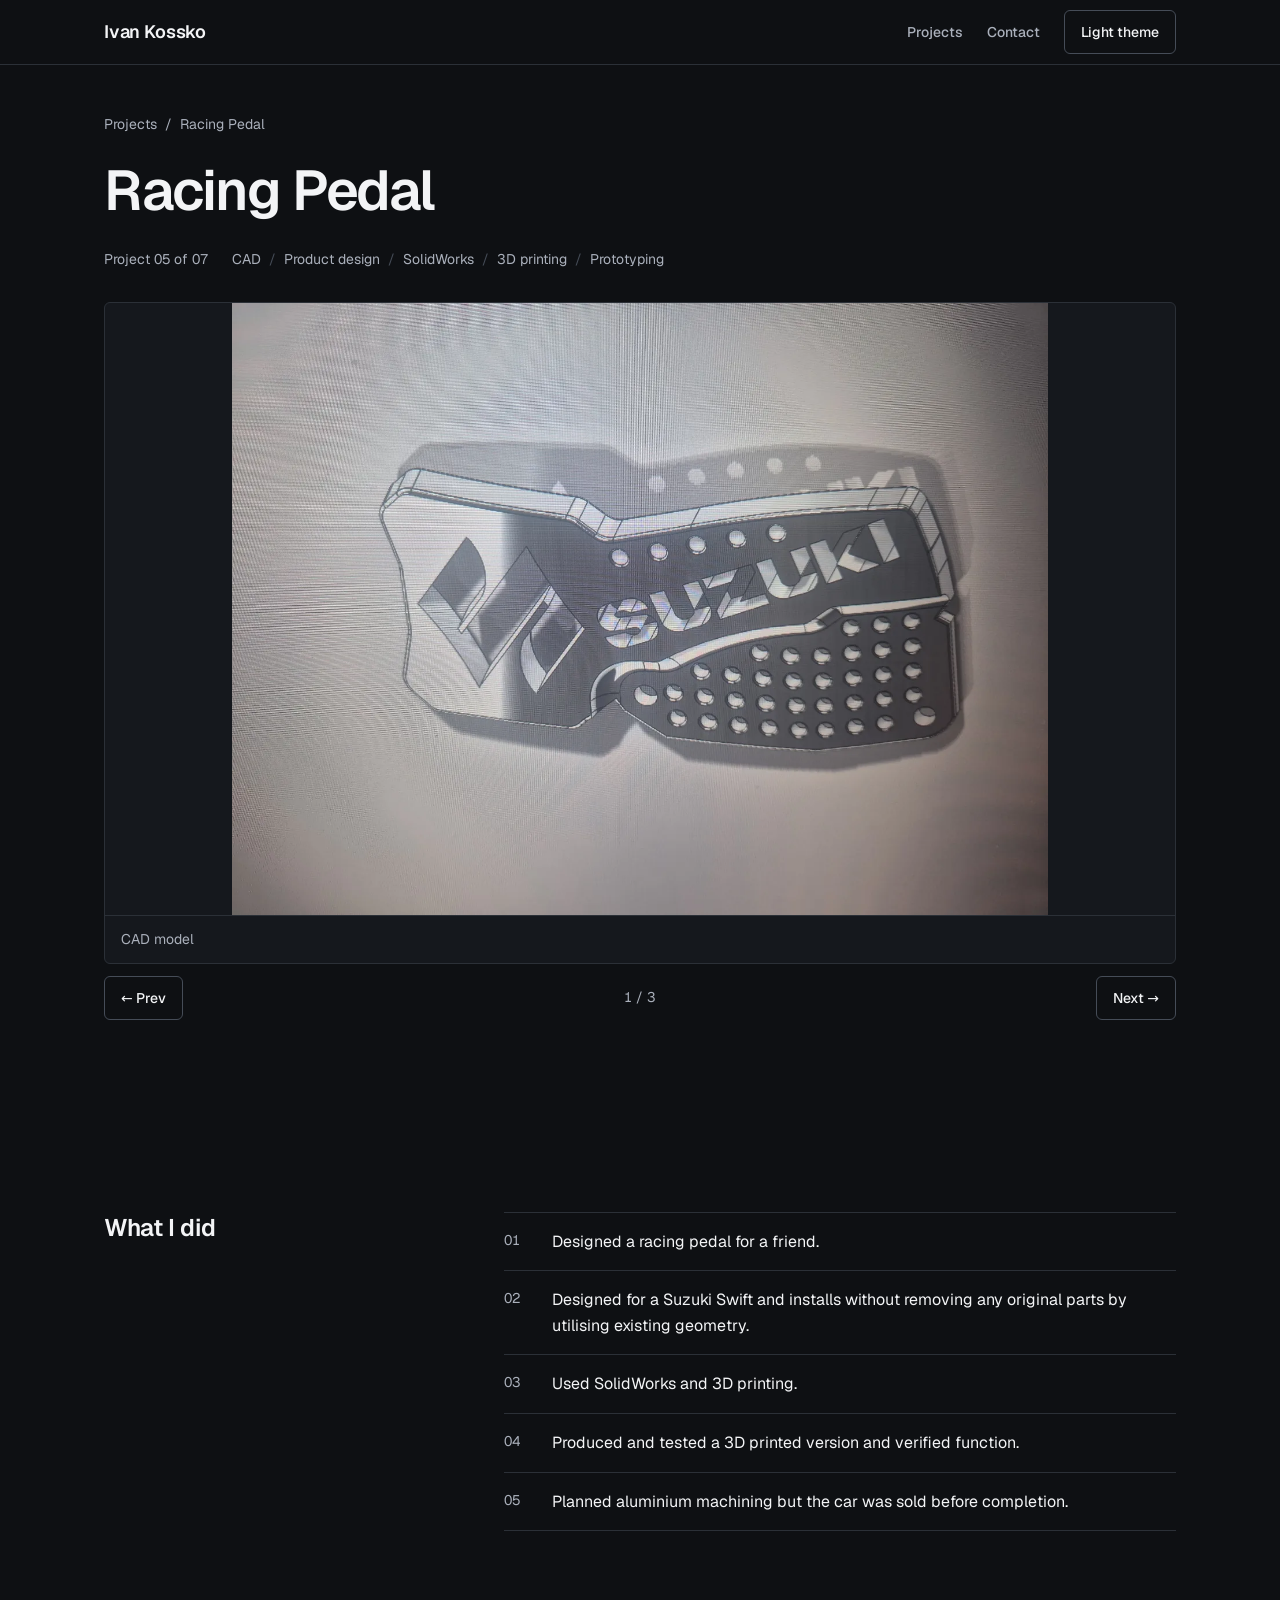
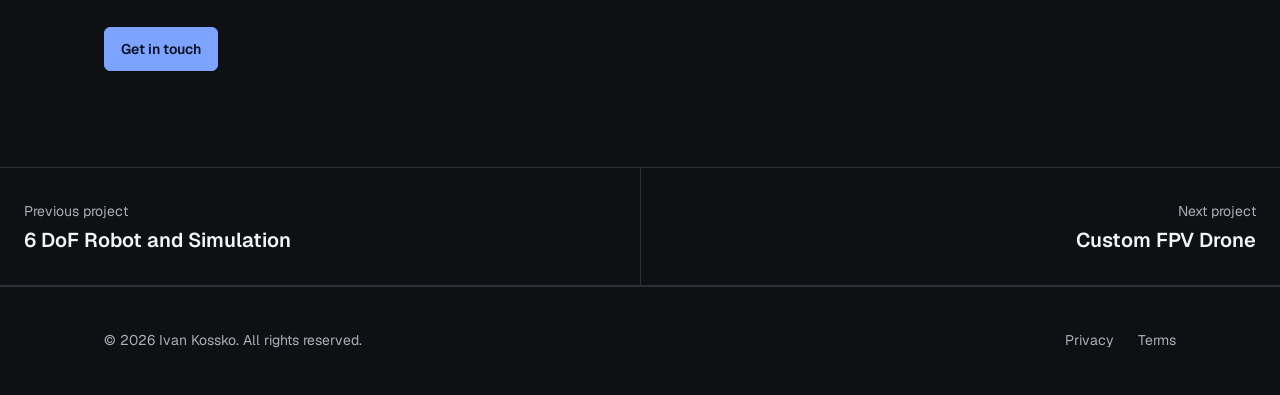
<file: projects/pedal.html>
<!DOCTYPE html>
<html lang="en">
<head>
  <meta charset="utf-8" />
  <meta name="viewport" content="width=device-width, initial-scale=1" />
  <title>Racing Pedal | Ivan Kossko</title>
  <meta name="description" content="A 3D-printed racing pedal designed in SolidWorks for a Suzuki Swift that fits using the car’s existing geometry." />
  <link rel="canonical" href="https://kos-works.github.io/website/projects/pedal.html" />
  <meta http-equiv="Content-Security-Policy" content="default-src 'self'; img-src 'self' data:; style-src 'self' 'unsafe-inline'; script-src 'self' 'unsafe-inline'; font-src 'self'; object-src 'self'; base-uri 'self'; form-action 'none'">
  <meta name="referrer" content="strict-origin-when-cross-origin">
  <meta name="color-scheme" content="dark light" />
  <meta name="theme-color" content="#0e1013">
  <meta name="msapplication-TileColor" content="#0e1013">
  <meta property="og:type" content="website">
  <meta property="og:site_name" content="Ivan Kossko">
  <meta property="og:locale" content="en_GB">
  <meta property="og:title" content="Racing Pedal | Ivan Kossko">
  <meta property="og:description" content="A 3D-printed racing pedal designed in SolidWorks for a Suzuki Swift that fits using the car’s existing geometry.">
  <meta property="og:url" content="https://kos-works.github.io/website/projects/pedal.html">
  <meta property="og:image" content="https://kos-works.github.io/website/assets/social.jpg">
  <meta property="og:image:width" content="1200">
  <meta property="og:image:height" content="630">
  <meta property="og:image:alt" content="Ivan Kossko: things I design, build and break. Engineer and maker portfolio.">
  <meta name="twitter:card" content="summary_large_image">
  <meta name="twitter:title" content="Racing Pedal | Ivan Kossko">
  <meta name="twitter:description" content="A 3D-printed racing pedal designed in SolidWorks for a Suzuki Swift that fits using the car’s existing geometry.">
  <meta name="twitter:image" content="https://kos-works.github.io/website/assets/social.jpg">
  <meta name="twitter:image:alt" content="Ivan Kossko: things I design, build and break. Engineer and maker portfolio.">
  <script>
    (function(){var r=document.documentElement;var t='dark';
    try{var s=localStorage.getItem('prefers-theme');if(s==='light'||s==='dark')t=s}catch(e){}
    r.dataset.theme=t})();
  </script>
  <link rel="preload" href="../assets/fonts/Geist-normal-400.woff2" as="font" type="font/woff2" crossorigin>
  <link rel="stylesheet" href="../assets/fonts.css" />
  <link rel="stylesheet" href="../assets/style.css" />
  <link rel="icon" type="image/png" sizes="32x32" href="../favicon-32x32.png">
  <link rel="icon" type="image/png" sizes="16x16" href="../favicon-16x16.png">
  <link rel="shortcut icon" href="../favicon.ico">
  <link rel="apple-touch-icon" sizes="180x180" href="../apple-touch-icon.png">
  <link rel="manifest" href="../site.webmanifest">
  <link rel="preload" as="image" href="../assets/Pedal-CAD.webp" />
</head>
<body>
  <a class="skip" href="#content">Skip to content</a>
  <header class="site-header">
    <div class="wrap nav">
      <a class="brand" href="../index.html#top" aria-label="Ivan Kossko, home">Ivan Kossko</a>
      <nav id="siteNav" aria-label="Primary">
        <a href="../index.html#projects">Projects</a>
        <a href="../index.html#contact">Contact</a>
      </nav>
      <div class="nav-tools">
        <button class="menu-btn" id="menuToggle" type="button" aria-expanded="false" aria-controls="siteNav" aria-label="Open menu" hidden>Menu</button>
        <button class="theme-btn" id="themeToggle" type="button">Light theme</button>
      </div>
    </div>
  </header>

  <main id="content">
    <section class="p-hero">
      <div class="wrap">
        <nav class="meta crumb" aria-label="Breadcrumb"><a href="../index.html#projects">Projects</a><span aria-hidden="true">/</span><span aria-current="page">Racing Pedal</span></nav>
        <h1 class="p-title">Racing Pedal</h1>
        <div class="p-meta">
          <span class="meta">Project 05 of 07</span>
          <ul class="tags" aria-label="Tools and topics"><li>CAD</li><li>Product design</li><li>SolidWorks</li><li>3D printing</li><li>Prototyping</li></ul>
        </div>
      </div>
    </section>

    <section class="p-media">
      <div class="wrap">
        <div class="carousel" id="pedalCarousel">
          <figure>
            <img decoding="async" id="pedalSlide" src="../assets/Pedal-3D-Print.webp" alt="3D printed prototype of a racing pedal" />
            <figcaption id="pedalCaption">3D‑printed prototype</figcaption>
          </figure>
          <div class="controls">
            <button type="button" id="pedalPrev" aria-label="Previous image">← Prev</button>
            <span class="status" id="pedalStatus" aria-live="polite">1 / 3</span>
            <button type="button" id="pedalNext" aria-label="Next image">Next →</button>
          </div>
        </div>
      </div>
    </section>

    <section>
      <div class="wrap p-body">
        <h2>What I did</h2>
        <ol class="steps">
          <li>Designed a racing pedal for a friend.</li>
          <li>Designed for a Suzuki Swift and installs without removing any original parts by utilising existing geometry.</li>
          <li>Used SolidWorks and 3D printing.</li>
          <li>Produced and tested a 3D printed version and verified function.</li>
          <li>Planned aluminium machining but the car was sold before completion.</li>
        </ol>
      </div>
    </section>

    <section class="cta-section">
      <div class="wrap"><a class="btn btn--primary" href="../index.html#contact" data-cta="get-in-touch">Get in touch</a></div>
    </section>

    <nav class="pager" aria-label="More projects">
      <a href="robot.html" rel="prev"><span class="meta">Previous project</span><strong>6 DoF Robot and Simulation</strong></a>
      <a href="drone.html" rel="next"><span class="meta">Next project</span><strong>Custom FPV Drone</strong></a>
    </nav>
  </main>

  <footer class="footer">
    <div class="wrap">
      <p>© <span id="year"></span> Ivan Kossko. All rights reserved.</p>
      <nav class="footer-links" aria-label="Legal">
        <a href="../privacy.html">Privacy</a>
        <a href="../terms.html">Terms</a>
      </nav>
    </div>
  </footer>

  <script src="../assets/site.js" defer></script>
  <script>
  // --- Pedal carousel ---
    (function(){
      const slides = [
        {src: "../assets/Pedal-CAD.webp",                    alt: "CAD model of the pedal",                 cap: "CAD model"},
        {src: "../assets/Pedal-3D-Print-home-position.webp", alt: "Pedal in home position",                 cap: "Position one for regular driving"},
        {src: "../assets/Pedal-3D-Print.webp",               alt: "3D printed prototype of a racing pedal", cap: "Position two for racing"},
      ];
      const img = document.getElementById('pedalSlide');
      const cap = document.getElementById('pedalCaption');
      const status = document.getElementById('pedalStatus');
      const prev = document.getElementById('pedalPrev');
      const next = document.getElementById('pedalNext');
      if (!img || !prev || !next) return;
      let i = 0;
      function render(){
        const s = slides[i];
        img.src = s.src;
        img.alt = s.alt;
        cap.textContent = s.cap;
        status.textContent = (i+1) + " / " + slides.length;
      }
      function go(d){
        i = (i + d + slides.length) % slides.length;
        render();
      }
      prev.addEventListener('click', () => go(-1));
      next.addEventListener('click', () => go(1));
      document.addEventListener('keydown', (e) => {
        if (e.key === 'ArrowLeft') go(-1);
        if (e.key === 'ArrowRight') go(1);
      });
      render();
    })();
  </script>
</body>
</html>
</file>
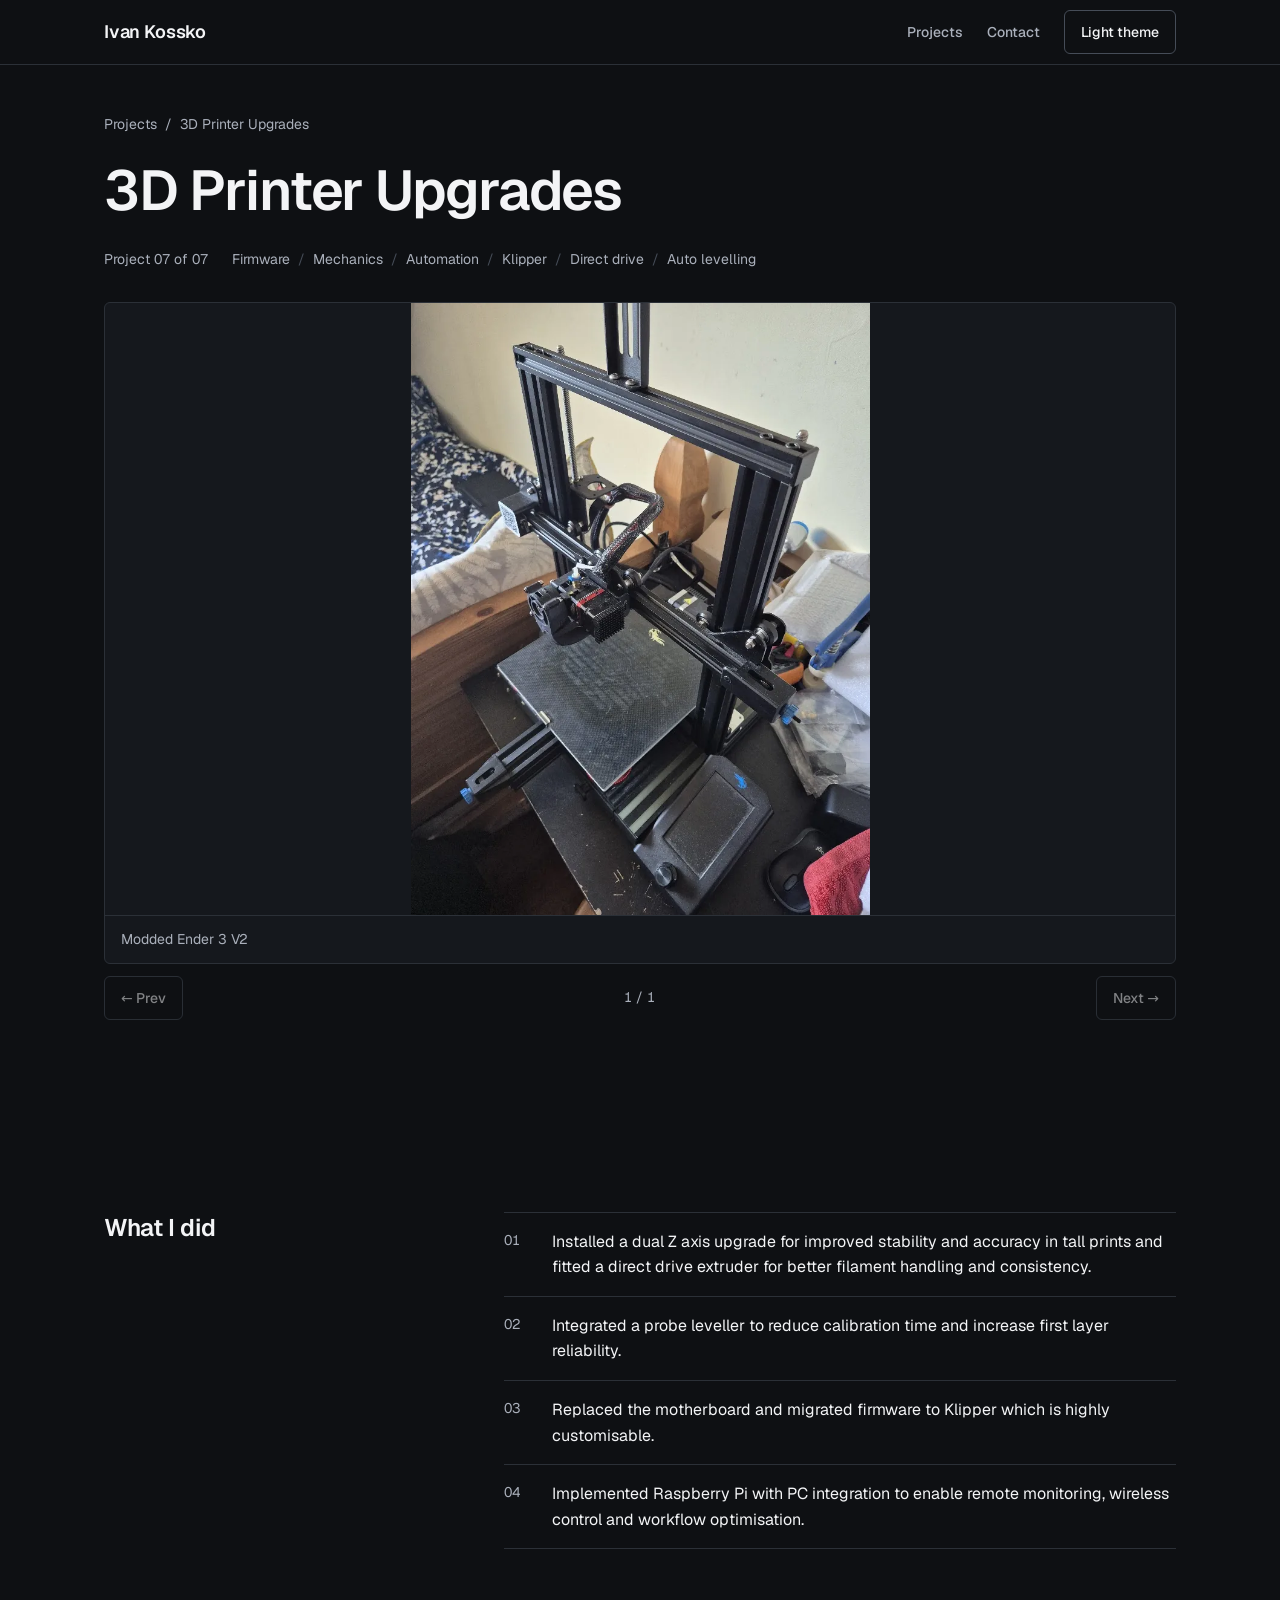
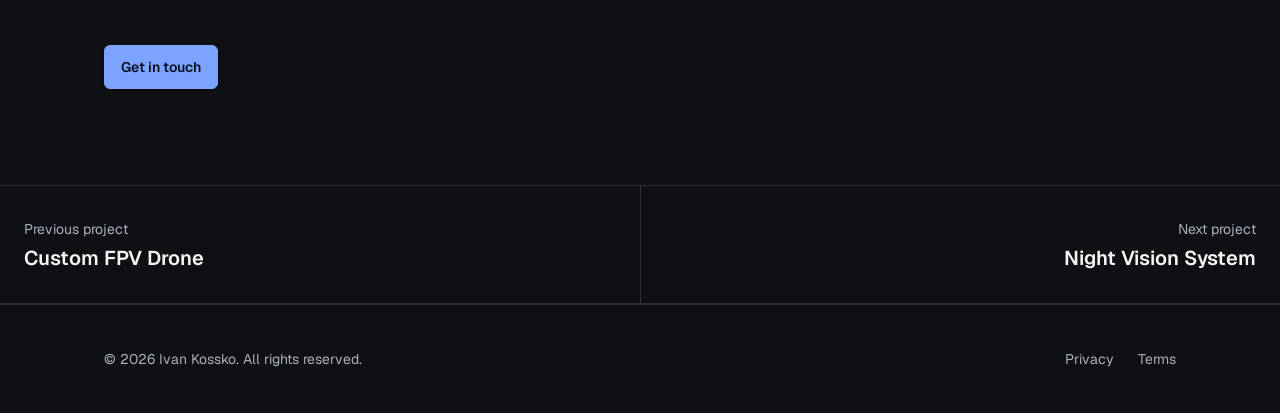
<file: projects/printer-upgrades.html>
<!DOCTYPE html>
<html lang="en">
<head>
  <meta charset="utf-8" />
  <meta name="viewport" content="width=device-width, initial-scale=1" />
  <title>3D Printer Upgrades | Ivan Kossko</title>
  <meta name="description" content="Upgrades to an Ender 3 V2: dual Z axis, direct drive extruder, probe levelling and Klipper firmware on a Raspberry Pi." />
  <link rel="canonical" href="https://kos-works.github.io/website/projects/printer-upgrades.html" />
  <meta http-equiv="Content-Security-Policy" content="default-src 'self'; img-src 'self' data:; style-src 'self' 'unsafe-inline'; script-src 'self' 'unsafe-inline'; font-src 'self'; object-src 'self'; base-uri 'self'; form-action 'none'">
  <meta name="referrer" content="strict-origin-when-cross-origin">
  <meta name="color-scheme" content="dark light" />
  <meta name="theme-color" content="#0e1013">
  <meta name="msapplication-TileColor" content="#0e1013">
  <meta property="og:type" content="website">
  <meta property="og:site_name" content="Ivan Kossko">
  <meta property="og:locale" content="en_GB">
  <meta property="og:title" content="3D Printer Upgrades | Ivan Kossko">
  <meta property="og:description" content="Upgrades to an Ender 3 V2: dual Z axis, direct drive extruder, probe levelling and Klipper firmware on a Raspberry Pi.">
  <meta property="og:url" content="https://kos-works.github.io/website/projects/printer-upgrades.html">
  <meta property="og:image" content="https://kos-works.github.io/website/assets/social.jpg">
  <meta property="og:image:width" content="1200">
  <meta property="og:image:height" content="630">
  <meta property="og:image:alt" content="Ivan Kossko: things I design, build and break. Engineer and maker portfolio.">
  <meta name="twitter:card" content="summary_large_image">
  <meta name="twitter:title" content="3D Printer Upgrades | Ivan Kossko">
  <meta name="twitter:description" content="Upgrades to an Ender 3 V2: dual Z axis, direct drive extruder, probe levelling and Klipper firmware on a Raspberry Pi.">
  <meta name="twitter:image" content="https://kos-works.github.io/website/assets/social.jpg">
  <meta name="twitter:image:alt" content="Ivan Kossko: things I design, build and break. Engineer and maker portfolio.">
  <script>
    (function(){var r=document.documentElement;var t='dark';
    try{var s=localStorage.getItem('prefers-theme');if(s==='light'||s==='dark')t=s}catch(e){}
    r.dataset.theme=t})();
  </script>
  <link rel="preload" href="../assets/fonts/Geist-normal-400.woff2" as="font" type="font/woff2" crossorigin>
  <link rel="stylesheet" href="../assets/fonts.css" />
  <link rel="stylesheet" href="../assets/style.css" />
  <link rel="icon" type="image/png" sizes="32x32" href="../favicon-32x32.png">
  <link rel="icon" type="image/png" sizes="16x16" href="../favicon-16x16.png">
  <link rel="shortcut icon" href="../favicon.ico">
  <link rel="apple-touch-icon" sizes="180x180" href="../apple-touch-icon.png">
  <link rel="manifest" href="../site.webmanifest">
  <link rel="preload" as="image" href="../assets/3D-printer.webp" />
</head>
<body>
  <a class="skip" href="#content">Skip to content</a>
  <header class="site-header">
    <div class="wrap nav">
      <a class="brand" href="../index.html#top" aria-label="Ivan Kossko, home">Ivan Kossko</a>
      <nav id="siteNav" aria-label="Primary">
        <a href="../index.html#projects">Projects</a>
        <a href="../index.html#contact">Contact</a>
      </nav>
      <div class="nav-tools">
        <button class="menu-btn" id="menuToggle" type="button" aria-expanded="false" aria-controls="siteNav" aria-label="Open menu" hidden>Menu</button>
        <button class="theme-btn" id="themeToggle" type="button">Light theme</button>
      </div>
    </div>
  </header>

  <main id="content">
    <section class="p-hero">
      <div class="wrap">
        <nav class="meta crumb" aria-label="Breadcrumb"><a href="../index.html#projects">Projects</a><span aria-hidden="true">/</span><span aria-current="page">3D Printer Upgrades</span></nav>
        <h1 class="p-title">3D Printer Upgrades</h1>
        <div class="p-meta">
          <span class="meta">Project 07 of 07</span>
          <ul class="tags" aria-label="Tools and topics"><li>Firmware</li><li>Mechanics</li><li>Automation</li><li>Klipper</li><li>Direct drive</li><li>Auto levelling</li></ul>
        </div>
      </div>
    </section>

    <section class="p-media">
      <div class="wrap">
        <div class="carousel" id="printerCarousel">
          <figure>
            <img decoding="async" id="printerSlide" src="../assets/3D-printer.webp" alt="3D printer with upgrades" />
            <figcaption id="printerCaption">Modded Ender 3 V2</figcaption>
          </figure>
          <div class="controls">
            <button type="button" id="printerPrev" aria-label="Previous image">← Prev</button>
            <span class="status" id="printerStatus" aria-live="polite">1 / 1</span>
            <button type="button" id="printerNext" aria-label="Next image">Next →</button>
          </div>
        </div>
      </div>
    </section>

    <section>
      <div class="wrap p-body">
        <h2>What I did</h2>
        <ol class="steps">
          <li>Installed a dual Z axis upgrade for improved stability and accuracy in tall prints and fitted a direct drive extruder for better filament handling and consistency.</li>
          <li>Integrated a probe leveller to reduce calibration time and increase first layer reliability.</li>
          <li>Replaced the motherboard and migrated firmware to Klipper which is highly customisable.</li>
          <li>Implemented Raspberry Pi with PC integration to enable remote monitoring, wireless control and workflow optimisation.</li>
        </ol>
      </div>
    </section>

    <section class="cta-section">
      <div class="wrap"><a class="btn btn--primary" href="../index.html#contact" data-cta="get-in-touch">Get in touch</a></div>
    </section>

    <nav class="pager" aria-label="More projects">
      <a href="drone.html" rel="prev"><span class="meta">Previous project</span><strong>Custom FPV Drone</strong></a>
      <a href="night-vision.html" rel="next"><span class="meta">Next project</span><strong>Night Vision System</strong></a>
    </nav>
  </main>

  <footer class="footer">
    <div class="wrap">
      <p>© <span id="year"></span> Ivan Kossko. All rights reserved.</p>
      <nav class="footer-links" aria-label="Legal">
        <a href="../privacy.html">Privacy</a>
        <a href="../terms.html">Terms</a>
      </nav>
    </div>
  </footer>

  <script src="../assets/site.js" defer></script>
  <script>
  // --- Printer Upgrades carousel ---
    (function(){
      // Add more slides later by pushing to this array:
      const slides = [
        {src: "../assets/3D-printer.webp", alt: "3D printer with upgrades on desk", cap: "Modded Ender 3 V2"}
      ];
      const img = document.getElementById('printerSlide');
      const cap = document.getElementById('printerCaption');
      const status = document.getElementById('printerStatus');
      const prev = document.getElementById('printerPrev');
      const next = document.getElementById('printerNext');
      if (!img || !prev || !next) return;
      let i = 0;
      function render(){
        const s = slides[i];
        img.src = s.src; img.alt = s.alt; cap.textContent = s.cap;
        status.textContent = (i+1) + " / " + slides.length;
        const single = slides.length <= 1;
        prev.disabled = single; next.disabled = single;
      }
      function go(d){ i = (i + d + slides.length) % slides.length; render(); }
      prev.addEventListener('click', () => go(-1));
      next.addEventListener('click', () => go(1));
      document.addEventListener('keydown', (e) => {
        if (e.key === 'ArrowLeft') go(-1);
        if (e.key === 'ArrowRight') go(1);
      });
      render();
    })();
  </script>
</body>
</html>
</file>
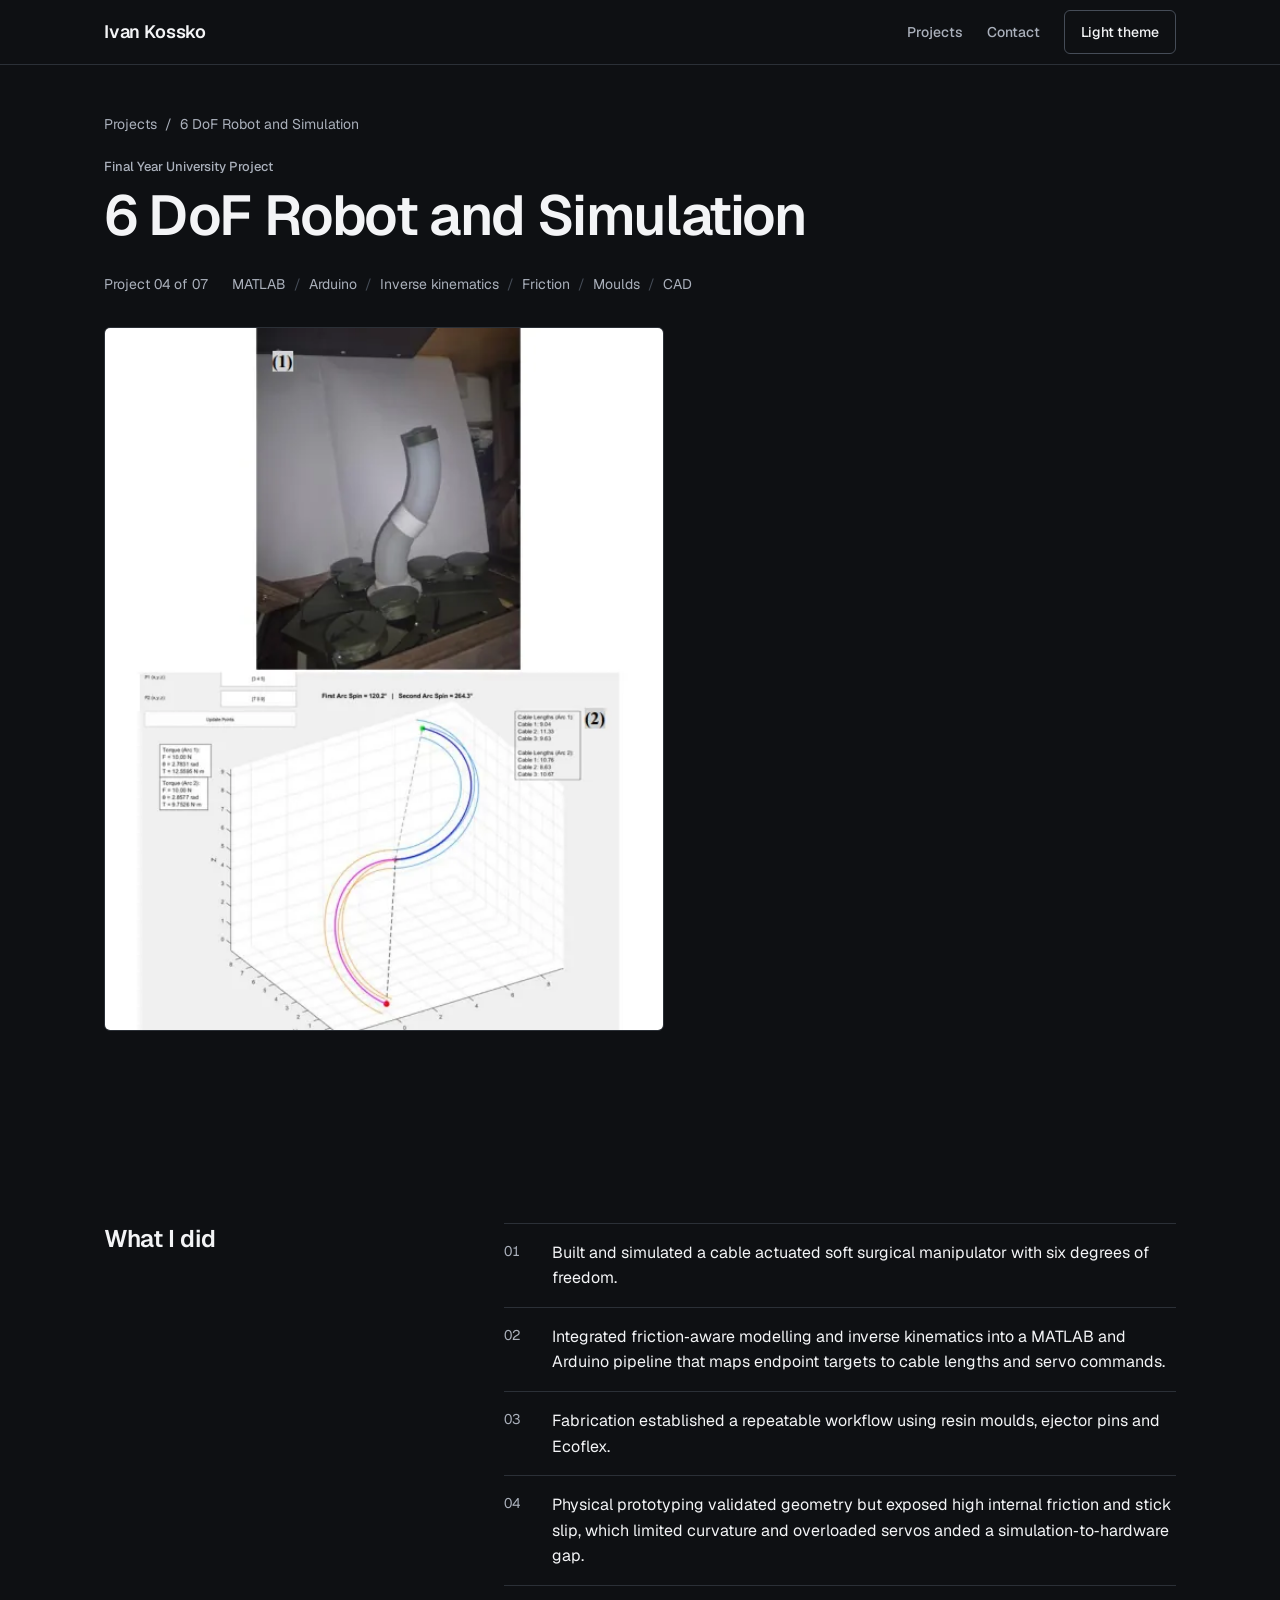
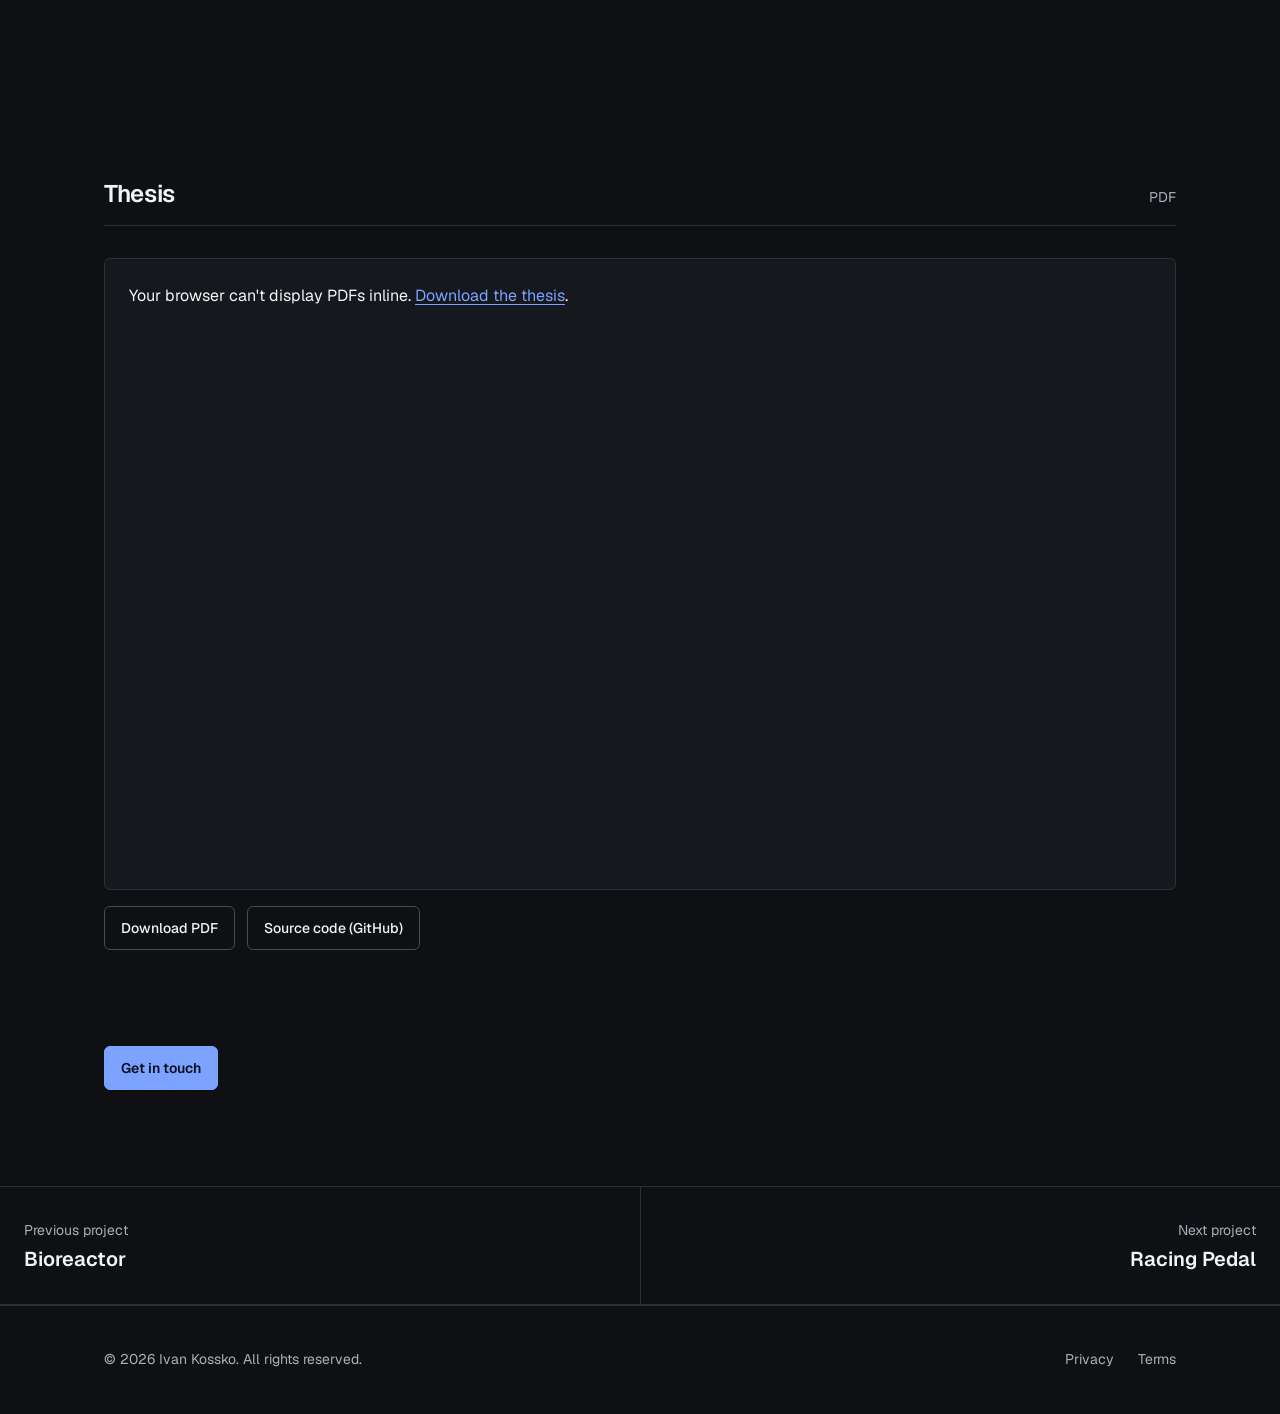
<file: projects/robot.html>
<!DOCTYPE html>
<html lang="en">
<head>
  <meta charset="utf-8" />
  <meta name="viewport" content="width=device-width, initial-scale=1" />
  <title>6 DoF Robot and Simulation (Final Year University Project) | Ivan Kossko</title>
  <meta name="description" content="Final year university project: a cable-actuated soft surgical manipulator with six degrees of freedom, modelled in MATLAB and driven by Arduino." />
  <link rel="canonical" href="https://kos-works.github.io/website/projects/robot.html" />
  <meta http-equiv="Content-Security-Policy" content="default-src 'self'; img-src 'self' data:; style-src 'self' 'unsafe-inline'; script-src 'self' 'unsafe-inline'; font-src 'self'; object-src 'self'; base-uri 'self'; form-action 'none'">
  <meta name="referrer" content="strict-origin-when-cross-origin">
  <meta name="color-scheme" content="dark light" />
  <meta name="theme-color" content="#0e1013">
  <meta name="msapplication-TileColor" content="#0e1013">
  <meta property="og:type" content="website">
  <meta property="og:site_name" content="Ivan Kossko">
  <meta property="og:locale" content="en_GB">
  <meta property="og:title" content="6 DoF Robot and Simulation (Final Year University Project) | Ivan Kossko">
  <meta property="og:description" content="Final year university project: a cable-actuated soft surgical manipulator with six degrees of freedom, modelled in MATLAB and driven by Arduino.">
  <meta property="og:url" content="https://kos-works.github.io/website/projects/robot.html">
  <meta property="og:image" content="https://kos-works.github.io/website/assets/social.jpg">
  <meta property="og:image:width" content="1200">
  <meta property="og:image:height" content="630">
  <meta property="og:image:alt" content="Ivan Kossko: things I design, build and break. Engineer and maker portfolio.">
  <meta name="twitter:card" content="summary_large_image">
  <meta name="twitter:title" content="6 DoF Robot and Simulation (Final Year University Project) | Ivan Kossko">
  <meta name="twitter:description" content="Final year university project: a cable-actuated soft surgical manipulator with six degrees of freedom, modelled in MATLAB and driven by Arduino.">
  <meta name="twitter:image" content="https://kos-works.github.io/website/assets/social.jpg">
  <meta name="twitter:image:alt" content="Ivan Kossko: things I design, build and break. Engineer and maker portfolio.">
  <script>
    (function(){var r=document.documentElement;var t='dark';
    try{var s=localStorage.getItem('prefers-theme');if(s==='light'||s==='dark')t=s}catch(e){}
    r.dataset.theme=t})();
  </script>
  <link rel="preload" href="../assets/fonts/Geist-normal-400.woff2" as="font" type="font/woff2" crossorigin>
  <link rel="stylesheet" href="../assets/fonts.css" />
  <link rel="stylesheet" href="../assets/style.css" />
  <link rel="icon" type="image/png" sizes="32x32" href="../favicon-32x32.png">
  <link rel="icon" type="image/png" sizes="16x16" href="../favicon-16x16.png">
  <link rel="shortcut icon" href="../favicon.ico">
  <link rel="apple-touch-icon" sizes="180x180" href="../apple-touch-icon.png">
  <link rel="manifest" href="../site.webmanifest">
  <link rel="preload" as="image" href="../assets/6-DoF-Robot-and-Sim.webp" />
</head>
<body>
  <a class="skip" href="#content">Skip to content</a>
  <header class="site-header">
    <div class="wrap nav">
      <a class="brand" href="../index.html#top" aria-label="Ivan Kossko, home">Ivan Kossko</a>
      <nav id="siteNav" aria-label="Primary">
        <a href="../index.html#projects">Projects</a>
        <a href="../index.html#contact">Contact</a>
      </nav>
      <div class="nav-tools">
        <button class="menu-btn" id="menuToggle" type="button" aria-expanded="false" aria-controls="siteNav" aria-label="Open menu" hidden>Menu</button>
        <button class="theme-btn" id="themeToggle" type="button">Light theme</button>
      </div>
    </div>
  </header>

  <main id="content">
    <section class="p-hero">
      <div class="wrap">
        <nav class="meta crumb" aria-label="Breadcrumb"><a href="../index.html#projects">Projects</a><span aria-hidden="true">/</span><span aria-current="page">6 DoF Robot and Simulation</span></nav>
        <p class="eyebrow">Final Year University Project</p>
        <h1 class="p-title">6 DoF Robot and Simulation</h1>
        <div class="p-meta">
          <span class="meta">Project 04 of 07</span>
          <ul class="tags" aria-label="Tools and topics"><li>MATLAB</li><li>Arduino</li><li>Inverse kinematics</li><li>Friction</li><li>Moulds</li><li>CAD</li></ul>
        </div>
      </div>
    </section>

    <section class="p-media">
      <div class="wrap p-single">
        <figure><img src="../assets/6-DoF-Robot-and-Sim.webp" width="513" height="645" alt="6 DoF cable actuated robot and simulation"></figure>
      </div>
    </section>

    <section>
      <div class="wrap p-body">
        <h2>What I did</h2>
        <ol class="steps">
          <li>Built and simulated a cable actuated soft surgical manipulator with six degrees of freedom.</li>
          <li>Integrated friction‑aware modelling and inverse kinematics into a MATLAB and Arduino pipeline that maps endpoint targets to cable lengths and servo commands.</li>
          <li>Fabrication established a repeatable workflow using resin moulds, ejector pins and Ecoflex.</li>
          <li>Physical prototyping validated geometry but exposed high internal friction and stick slip, which limited curvature and overloaded servos anded a simulation‑to‑hardware gap.</li>
        </ol>
      </div>
    </section>

    <section id="thesis">
      <div class="wrap">
        <div class="section-head"><h2>Thesis</h2><span class="meta">PDF</span></div>
        <div class="pdf-embed">
          <object data="../assets/thesis.pdf#view=FitH" type="application/pdf">
            <p>Your browser can't display PDFs inline. <a class="link" href="../assets/thesis.pdf">Download the thesis</a>.</p>
          </object>
        </div>
        <div class="pdf-actions">
          <a class="btn" href="../assets/thesis.pdf" download>Download PDF</a>
          <a class="btn" href="https://github.com/SlavicSand/Thesis" target="_blank" rel="noopener noreferrer">Source code (GitHub)</a>
        </div>
      </div>
    </section>

    <section class="cta-section">
      <div class="wrap"><a class="btn btn--primary" href="../index.html#contact" data-cta="get-in-touch">Get in touch</a></div>
    </section>

    <nav class="pager" aria-label="More projects">
      <a href="bioreactor.html" rel="prev"><span class="meta">Previous project</span><strong>Bioreactor</strong></a>
      <a href="pedal.html" rel="next"><span class="meta">Next project</span><strong>Racing Pedal</strong></a>
    </nav>
  </main>

  <footer class="footer">
    <div class="wrap">
      <p>© <span id="year"></span> Ivan Kossko. All rights reserved.</p>
      <nav class="footer-links" aria-label="Legal">
        <a href="../privacy.html">Privacy</a>
        <a href="../terms.html">Terms</a>
      </nav>
    </div>
  </footer>

  <script src="../assets/site.js" defer></script>
  
</body>
</html>
</file>
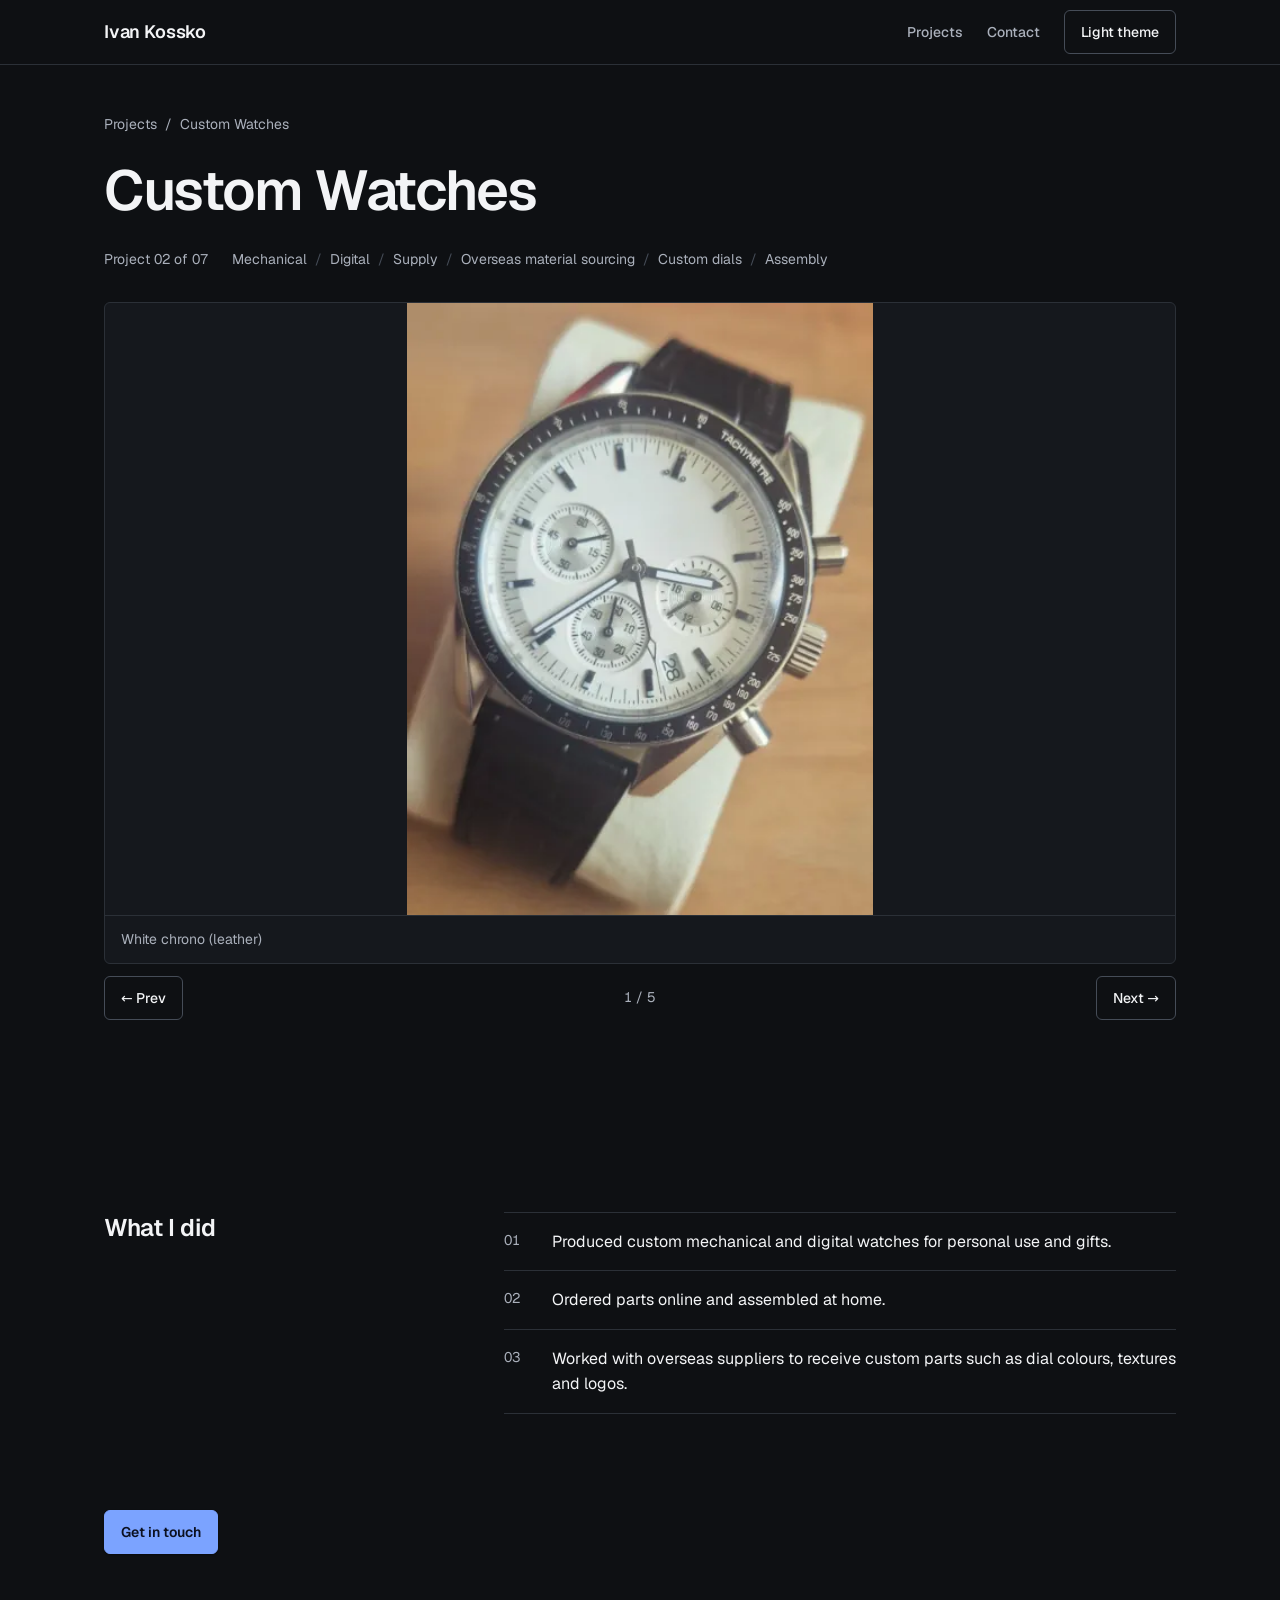
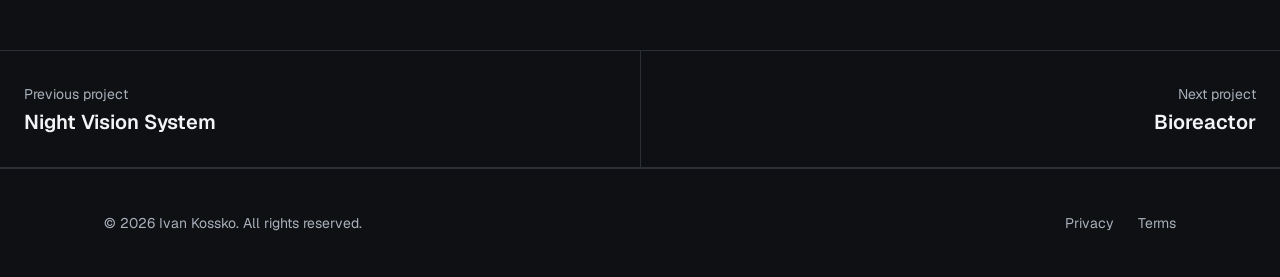
<file: projects/watches.html>
<!DOCTYPE html>
<html lang="en">
<head>
  <meta charset="utf-8" />
  <meta name="viewport" content="width=device-width, initial-scale=1" />
  <title>Custom Watches | Ivan Kossko</title>
  <meta name="description" content="Custom mechanical and digital watches assembled at home from parts sourced online, with custom dials from overseas suppliers." />
  <link rel="canonical" href="https://kos-works.github.io/website/projects/watches.html" />
  <meta http-equiv="Content-Security-Policy" content="default-src 'self'; img-src 'self' data:; style-src 'self' 'unsafe-inline'; script-src 'self' 'unsafe-inline'; font-src 'self'; object-src 'self'; base-uri 'self'; form-action 'none'">
  <meta name="referrer" content="strict-origin-when-cross-origin">
  <meta name="color-scheme" content="dark light" />
  <meta name="theme-color" content="#0e1013">
  <meta name="msapplication-TileColor" content="#0e1013">
  <meta property="og:type" content="website">
  <meta property="og:site_name" content="Ivan Kossko">
  <meta property="og:locale" content="en_GB">
  <meta property="og:title" content="Custom Watches | Ivan Kossko">
  <meta property="og:description" content="Custom mechanical and digital watches assembled at home from parts sourced online, with custom dials from overseas suppliers.">
  <meta property="og:url" content="https://kos-works.github.io/website/projects/watches.html">
  <meta property="og:image" content="https://kos-works.github.io/website/assets/social.jpg">
  <meta property="og:image:width" content="1200">
  <meta property="og:image:height" content="630">
  <meta property="og:image:alt" content="Ivan Kossko: things I design, build and break. Engineer and maker portfolio.">
  <meta name="twitter:card" content="summary_large_image">
  <meta name="twitter:title" content="Custom Watches | Ivan Kossko">
  <meta name="twitter:description" content="Custom mechanical and digital watches assembled at home from parts sourced online, with custom dials from overseas suppliers.">
  <meta name="twitter:image" content="https://kos-works.github.io/website/assets/social.jpg">
  <meta name="twitter:image:alt" content="Ivan Kossko: things I design, build and break. Engineer and maker portfolio.">
  <script>
    (function(){var r=document.documentElement;var t='dark';
    try{var s=localStorage.getItem('prefers-theme');if(s==='light'||s==='dark')t=s}catch(e){}
    r.dataset.theme=t})();
  </script>
  <link rel="preload" href="../assets/fonts/Geist-normal-400.woff2" as="font" type="font/woff2" crossorigin>
  <link rel="stylesheet" href="../assets/fonts.css" />
  <link rel="stylesheet" href="../assets/style.css" />
  <link rel="icon" type="image/png" sizes="32x32" href="../favicon-32x32.png">
  <link rel="icon" type="image/png" sizes="16x16" href="../favicon-16x16.png">
  <link rel="shortcut icon" href="../favicon.ico">
  <link rel="apple-touch-icon" sizes="180x180" href="../apple-touch-icon.png">
  <link rel="manifest" href="../site.webmanifest">
  <link rel="preload" as="image" href="../assets/watch-1.webp" />
</head>
<body>
  <a class="skip" href="#content">Skip to content</a>
  <header class="site-header">
    <div class="wrap nav">
      <a class="brand" href="../index.html#top" aria-label="Ivan Kossko, home">Ivan Kossko</a>
      <nav id="siteNav" aria-label="Primary">
        <a href="../index.html#projects">Projects</a>
        <a href="../index.html#contact">Contact</a>
      </nav>
      <div class="nav-tools">
        <button class="menu-btn" id="menuToggle" type="button" aria-expanded="false" aria-controls="siteNav" aria-label="Open menu" hidden>Menu</button>
        <button class="theme-btn" id="themeToggle" type="button">Light theme</button>
      </div>
    </div>
  </header>

  <main id="content">
    <section class="p-hero">
      <div class="wrap">
        <nav class="meta crumb" aria-label="Breadcrumb"><a href="../index.html#projects">Projects</a><span aria-hidden="true">/</span><span aria-current="page">Custom Watches</span></nav>
        <h1 class="p-title">Custom Watches</h1>
        <div class="p-meta">
          <span class="meta">Project 02 of 07</span>
          <ul class="tags" aria-label="Tools and topics"><li>Mechanical</li><li>Digital</li><li>Supply</li><li>Overseas material sourcing</li><li>Custom dials</li><li>Assembly</li></ul>
        </div>
      </div>
    </section>

    <section class="p-media">
      <div class="wrap">
        <div class="carousel" id="watchesCarousel">
          <figure>
            <img decoding="async" id="watchesSlide" src="../assets/watch-1.webp" alt="White chrono with black leather strap" />
            <figcaption id="watchesCaption">White chrono with black leather strap</figcaption>
          </figure>
          <div class="controls">
            <button type="button" id="watchesPrev" aria-label="Previous image">← Prev</button>
            <span class="status" id="watchesStatus" aria-live="polite">1 / 5</span>
            <button type="button" id="watchesNext" aria-label="Next image">Next →</button>
          </div>
        </div>
      </div>
    </section>

    <section>
      <div class="wrap p-body">
        <h2>What I did</h2>
        <ol class="steps">
          <li>Produced custom mechanical and digital watches for personal use and gifts.</li>
          <li>Ordered parts online and assembled at home.</li>
          <li>Worked with overseas suppliers to receive custom parts such as dial colours, textures and logos.</li>
        </ol>
      </div>
    </section>

    <section class="cta-section">
      <div class="wrap"><a class="btn btn--primary" href="../index.html#contact" data-cta="get-in-touch">Get in touch</a></div>
    </section>

    <nav class="pager" aria-label="More projects">
      <a href="night-vision.html" rel="prev"><span class="meta">Previous project</span><strong>Night Vision System</strong></a>
      <a href="bioreactor.html" rel="next"><span class="meta">Next project</span><strong>Bioreactor</strong></a>
    </nav>
  </main>

  <footer class="footer">
    <div class="wrap">
      <p>© <span id="year"></span> Ivan Kossko. All rights reserved.</p>
      <nav class="footer-links" aria-label="Legal">
        <a href="../privacy.html">Privacy</a>
        <a href="../terms.html">Terms</a>
      </nav>
    </div>
  </footer>

  <script src="../assets/site.js" defer></script>
  <script>
  // --- Watches carousel ---
    (function(){
      const slides = [
        {src: "../assets/watch-1.webp", alt: "White chrono with black leather strap", cap: "White chrono (leather)"},
        {src: "../assets/watch-2.webp", alt: "Turquoise dial with visible movement", cap: "Turquoise dial with visible movement"},
        {src: "../assets/watch-3.webp", alt: "Red/black diver", cap: "Red/black diver"},
        {src: "../assets/watch-4.webp", alt: "Red sports Casioak", cap: "Red sports Casioak"},
        {src: "../assets/watch-5.webp", alt: "Forest green textured dial Casioak", cap: "Forest green textured dial Casioak"}
      ];
      const img = document.getElementById('watchesSlide');
      const cap = document.getElementById('watchesCaption');
      const status = document.getElementById('watchesStatus');
      const prev = document.getElementById('watchesPrev');
      const next = document.getElementById('watchesNext');
      if (!img || !prev || !next) return;
      let i = 0;
      function render(){
        const s = slides[i];
        img.src = s.src;
        img.alt = s.alt;
        cap.textContent = s.cap;
        status.textContent = (i+1) + " / " + slides.length;
        const single = slides.length <= 1;
        prev.disabled = single; next.disabled = single;
      }
      function go(d){
        i = (i + d + slides.length) % slides.length;
        render();
      }
      prev.addEventListener('click', () => go(-1));
      next.addEventListener('click', () => go(1));
      document.addEventListener('keydown', (e) => {
        if (e.key === 'ArrowLeft') go(-1);
        if (e.key === 'ArrowRight') go(1);
      });
      render();
    })();
  </script>
</body>
</html>
</file>
<file: assets/fonts.css>
/* Self-hosted font (latin subset): Geist (SIL OFL). Single family for the whole site. */
@font-face{font-family:'Geist'; font-style:normal; font-weight:400 600; font-display:swap; src:url(fonts/Geist-normal-400.woff2) format('woff2'); unicode-range:U+0000-00FF, U+0131, U+0152-0153, U+02BB-02BC, U+02C6, U+02DA, U+02DC, U+0304, U+0308, U+0329, U+2000-206F, U+20AC, U+2122, U+2191, U+2193, U+2212, U+2215, U+FEFF, U+FFFD}
</file>
<file: assets/style.css>
/* ==========================================================================
   Ivan Kossko, portfolio
   1 tokens  2 base  3 layout  4 components  5 pages  6 responsive  7 utilities
   ========================================================================== */

/* ---------- 1. tokens ---------- */
:root{
  /* surfaces (solid, no gradients or transparency) */
  --bg:#0e1013;
  --surface:#15181d;
  --surface-2:#1c2026;

  /* text: --text 17:1, --muted 7.6:1 on --bg */
  --text:#f3f4f6;
  --muted:#aab0bb;

  /* borders */
  --border:#2b3037;
  --border-strong:#454c57;

  /* accent: links, primary action, active state only */
  --accent:#7ba3ff;
  --accent-hover:#a3bfff;
  --accent-press:#5f8cf5;
  --on-accent:#0b1020;

  --focus:#a3bfff;
  --shadow-1:0 1px 2px rgba(0,0,0,.35);
  color-scheme:dark;

  /* typography: one family */
  --font:"Geist",system-ui,-apple-system,"Segoe UI",Roboto,sans-serif;
  --fs-eyebrow:.8125rem;                      /* 13  eyebrow, labels, metadata */
  --fs-small:.875rem;                         /* 14  secondary copy */
  --fs-body:1rem;                             /* 16  body */
  --fs-lead:1.125rem;                         /* 18  lead paragraph */
  --fs-h3:1.25rem;                            /* 20  item titles */
  --fs-h2:1.5rem;                             /* 24  section titles */
  --fs-h1:clamp(2.25rem, 1.6rem + 2.8vw, 3.5rem); /* 36 to 56  page titles */
  --lh-tight:1.15; --lh-snug:1.3; --lh-body:1.6;
  --fw-regular:400; --fw-medium:500; --fw-semibold:600;

  /* spacing: 4px base */
  --s-1:4px; --s-2:8px; --s-3:12px; --s-4:16px; --s-5:24px; --s-6:32px; --s-7:48px; --s-8:64px; --s-9:96px;
  --gutter:var(--s-5);
  --section:var(--s-9);
  --max:1120px;
  --control:44px;                             /* every button, field and tap target */

  /* radius */
  --r-1:4px; --r-2:6px;

  /* motion: state changes only */
  --t-fast:120ms; --t-base:180ms; --ease:ease-out;
}
:root[data-theme="light"]{
  --bg:#fbfbf9;
  --surface:#f3f3ef;
  --surface-2:#e9e9e3;
  --text:#14171c;                             /* 16.5:1 */
  --muted:#4a5260;                            /* 7.6:1 */
  --border:#dcdcd5;
  --border-strong:#a4a9b2;
  --accent:#1d4fd7;                           /* 6.9:1 on --bg */
  --accent-hover:#173fb0;
  --accent-press:#12338f;
  --on-accent:#ffffff;
  --focus:#1d4fd7;
  --shadow-1:0 1px 2px rgba(20,23,28,.12);
  color-scheme:light;
}

/* ---------- 2. base ---------- */
*,*::before,*::after{box-sizing:border-box}
html{scroll-behavior:smooth; scroll-padding-top:calc(var(--control) + var(--s-5)); -webkit-text-size-adjust:100%}
body{margin:0; background:var(--bg); color:var(--text); font:var(--fw-regular) var(--fs-body)/var(--lh-body) var(--font);
  -webkit-font-smoothing:antialiased; overflow-x:clip}
img{max-width:100%; display:block}
a{color:inherit}
h1,h2,h3,p,ul,ol,figure{margin:0}
ul,ol{padding:0; list-style:none}
::selection{background:var(--accent); color:var(--on-accent)}
:focus-visible{outline:2px solid var(--focus); outline-offset:2px; border-radius:var(--r-1)}

.wrap{width:min(100%, var(--max)); margin-inline:auto; padding-inline:var(--gutter)}
.visually-hidden{position:absolute!important; height:1px; width:1px; overflow:hidden; clip:rect(1px,1px,1px,1px); white-space:nowrap}
.skip{position:absolute; left:var(--gutter); top:-80px; z-index:200; padding:var(--s-3) var(--s-4); background:var(--accent); color:var(--on-accent);
  font-weight:var(--fw-medium); border-radius:var(--r-1); text-decoration:none}
.skip:focus{top:var(--s-3)}

/* ---------- 7. type utilities (declared early so components can override) ---------- */
.eyebrow{font-size:var(--fs-eyebrow); font-weight:var(--fw-medium); line-height:var(--lh-snug); color:var(--muted)}
.meta{font-size:var(--fs-small); color:var(--muted); font-variant-numeric:tabular-nums}
h1{font-size:var(--fs-h1); font-weight:var(--fw-semibold); line-height:var(--lh-tight); letter-spacing:-.025em; text-wrap:balance}
h2{font-size:var(--fs-h2); font-weight:var(--fw-semibold); line-height:var(--lh-snug); letter-spacing:-.015em}

/* ---------- 3. layout: header, sections, footer ---------- */
.site-header{position:sticky; top:0; z-index:60; background:var(--bg); border-bottom:1px solid var(--border)}
.nav{display:flex; align-items:center; gap:var(--s-5); min-height:64px}
.brand{white-space:nowrap; font-size:var(--fs-lead); font-weight:var(--fw-semibold); letter-spacing:-.01em; text-decoration:none; display:inline-flex; align-items:center; min-height:var(--control)}
.nav nav{display:flex; gap:var(--s-5); margin-left:auto}
.nav nav a{font-size:var(--fs-small); font-weight:var(--fw-medium); color:var(--muted); text-decoration:none;
  min-height:var(--control); display:inline-flex; align-items:center; transition:color var(--t-fast) var(--ease)}
.nav nav a:hover{color:var(--text)}
.menu-btn{display:inline-flex; align-items:center; justify-content:center; min-height:var(--control); padding:0 var(--s-3); font:var(--fw-medium) var(--fs-small)/1 var(--font); color:var(--text); background:transparent; border:1px solid var(--border-strong); border-radius:var(--r-2); cursor:pointer}
.menu-btn[hidden]{display:none}
.menu-btn:hover{background:var(--surface-2); border-color:var(--text)}
.nav-tools{display:flex; gap:var(--s-2); align-items:center}

section{padding-block:var(--section)}
.section-head{display:flex; justify-content:space-between; align-items:baseline; gap:var(--s-4);
  margin-bottom:var(--s-6); padding-bottom:var(--s-4); border-bottom:1px solid var(--border)}

.footer{border-top:1px solid var(--border); padding-block:var(--s-6); color:var(--muted); font-size:var(--fs-small)}
.footer .wrap{display:flex; justify-content:space-between; align-items:center; flex-wrap:wrap; gap:var(--s-3) var(--s-5)}
.footer-links{display:flex; gap:var(--s-5)}
.footer-links a{display:inline-flex; align-items:center; min-height:var(--control); text-decoration:none}
.footer-links a:hover{color:var(--text); text-decoration:underline}

/* ---------- 4. components ---------- */
/* Buttons: one height, solid fills, colour-only state changes */
.btn,.theme-btn,.carousel button{
  display:inline-flex; align-items:center; justify-content:center; gap:var(--s-2); min-height:var(--control); padding:0 var(--s-4);
  font:var(--fw-medium) var(--fs-small)/1 var(--font); text-decoration:none; white-space:nowrap; cursor:pointer;
  color:var(--text); background:transparent; border:1px solid var(--border-strong); border-radius:var(--r-2);
  transition:background-color var(--t-fast) var(--ease), border-color var(--t-fast) var(--ease), color var(--t-fast) var(--ease)}
.btn:hover,.theme-btn:hover:hover,.carousel button:hover:not([disabled]){background:var(--surface-2); border-color:var(--text)}
.btn:active,.theme-btn:active:active,.carousel button:active:not([disabled]){background:var(--surface); box-shadow:inset 0 1px 2px rgba(0,0,0,.25)}
.btn--primary{background:var(--accent); border-color:var(--accent); color:var(--on-accent); font-weight:var(--fw-semibold); box-shadow:var(--shadow-1)}
.btn--primary:hover{background:var(--accent-hover); border-color:var(--accent-hover)}
.btn--primary:active{background:var(--accent-press); border-color:var(--accent-press); box-shadow:none}
.btn:disabled,.btn[aria-disabled="true"],.carousel button[disabled]{opacity:.5; cursor:not-allowed}

/* Text links inside copy */
.link{color:var(--accent); text-underline-offset:3px; text-decoration-thickness:1px}
.link:hover{color:var(--accent-hover); text-decoration-thickness:2px}

/* Tags: plain inline text, separated by a divider rather than boxed */
.tags{display:flex; flex-wrap:wrap; gap:var(--s-1) 0; font-size:var(--fs-small); color:var(--muted)}
.tags li + li::before{content:"/"; margin-inline:var(--s-2); color:var(--border-strong)}

/* ---------- 5. pages ---------- */
/* home hero */
.hero{padding-block:var(--s-9) var(--s-8); border-bottom:1px solid var(--border)}
.hero-inner{display:grid; gap:var(--s-4); justify-items:start}
.hero h1{max-width:16ch}
.hero-lead{font-size:var(--fs-lead); line-height:1.55; color:var(--muted); max-width:52ch}
.hero .btn{margin-top:var(--s-3)}

/* featured projects: two equal columns */
.featured{display:grid; grid-template-columns:repeat(2, 1fr); gap:var(--s-6)}
.feature{display:grid; gap:var(--s-4); text-decoration:none; align-content:start}
.feature-media{position:relative; aspect-ratio:4/3; overflow:hidden; border:1px solid var(--border); border-radius:var(--r-2); background:var(--surface)}
.feature-media img{width:100%; height:100%; object-fit:cover}
.feature-media img:not(:only-child){position:absolute; inset:0; opacity:0; transition:opacity 600ms var(--ease)}
.feature-media img.is-active{opacity:1}
.feature-body{display:grid; gap:var(--s-1)}
.feature-title,.row-t{font-size:var(--fs-h3); font-weight:var(--fw-semibold); line-height:var(--lh-snug); letter-spacing:-.01em;
  text-decoration:underline; text-decoration-color:transparent; text-underline-offset:4px; text-decoration-thickness:1px;
  transition:text-decoration-color var(--t-fast) var(--ease)}
.feature:hover .feature-title,.row:hover .row-t{text-decoration-color:currentColor}

/* project index */
.index-label{margin:var(--s-8) 0 var(--s-3)}
.index{border-top:1px solid var(--border)}
.row{display:grid; grid-template-columns:var(--s-6) 96px 1fr auto; align-items:center; gap:var(--s-4);
  padding:var(--s-4) var(--s-3); margin-inline:calc(var(--s-3) * -1); border-bottom:1px solid var(--border); border-radius:var(--r-1);
  text-decoration:none; transition:background-color var(--t-fast) var(--ease)}
.row:hover{background:var(--surface)}
.row-n{font-size:var(--fs-small); color:var(--muted); font-variant-numeric:tabular-nums}
.row-thumb{width:96px; height:72px; object-fit:cover; border:1px solid var(--border); border-radius:var(--r-1)}
.row-text{display:grid; gap:var(--s-1)}
.row-arrow{color:var(--muted)}
.row:hover .row-arrow{color:var(--text)}

/* contact */
.contact-list{border-top:1px solid var(--border); max-width:560px}
.contact-link{display:flex; align-items:center; justify-content:space-between; gap:var(--s-4); min-height:var(--s-8); border-bottom:1px solid var(--border);
  text-decoration:none; font-size:var(--fs-h3); font-weight:var(--fw-medium); transition:color var(--t-fast) var(--ease)}
.contact-link span:last-child{color:var(--muted); font-size:var(--fs-body)}
.contact-link:hover{color:var(--accent)}
.contact-link:hover span:last-child{color:var(--accent)}
.contact-lead{color:var(--muted); max-width:52ch; margin-bottom:var(--s-5)}

/* project pages */
.p-hero{padding-block:var(--s-7) var(--s-6)}
.crumb{display:flex; gap:var(--s-2); margin-bottom:var(--s-5)}
.crumb a{display:inline-flex; align-items:center; min-height:var(--control); margin-block:calc(var(--s-3) * -1); text-decoration:none}
.crumb a:hover{color:var(--text); text-decoration:underline}
.p-hero .eyebrow{margin-bottom:var(--s-2)}
.p-title{max-width:20ch}
.p-meta{display:flex; flex-wrap:wrap; gap:var(--s-2) var(--s-5); align-items:center; margin-top:var(--s-5)}

.p-media{padding-block:0 var(--section)}
.carousel figure,.p-single figure,.pdf-embed{border:1px solid var(--border); border-radius:var(--r-2); overflow:hidden; background:var(--surface)}
.carousel img{width:100%; height:clamp(320px, 68vh, 720px); object-fit:contain}
.carousel figcaption{padding:var(--s-3) var(--s-4); border-top:1px solid var(--border); font-size:var(--fs-small); color:var(--muted)}
.carousel .controls{display:flex; align-items:center; justify-content:space-between; gap:var(--s-4); margin-top:var(--s-3)}
.carousel .status{font-size:var(--fs-small); color:var(--muted); font-variant-numeric:tabular-nums}
.p-single figure{max-width:560px}
.p-single img{width:100%; height:auto}

.p-body{display:grid; gap:var(--s-5) var(--s-8); grid-template-columns:1fr}
.p-body + .p-body{margin-top:var(--s-8)}
.steps{counter-reset:step; max-width:68ch}
.steps li{counter-increment:step; position:relative; padding:var(--s-4) 0 var(--s-4) var(--s-7); border-top:1px solid var(--border)}
.steps li:last-child{border-bottom:1px solid var(--border)}
.steps li::before{content:counter(step, decimal-leading-zero); position:absolute; left:0; top:var(--s-4);
  font-size:var(--fs-small); line-height:var(--lh-body); color:var(--muted); font-variant-numeric:tabular-nums}

.pdf-embed object{width:100%; height:clamp(420px, 70vh, 860px); display:block}
.pdf-embed p{padding:var(--s-5)}
.pdf-actions{display:flex; gap:var(--s-3); flex-wrap:wrap; margin-top:var(--s-4)}
.cta-section{padding-block:0 var(--section)}

.pager{display:grid; grid-template-columns:1fr 1fr; border-block:1px solid var(--border)}
.pager a{display:grid; gap:var(--s-1); padding:var(--s-6) var(--gutter); text-decoration:none; transition:background-color var(--t-fast) var(--ease)}
.pager a + a{border-left:1px solid var(--border); text-align:right}
.pager a:hover{background:var(--surface)}
.pager strong{font-size:var(--fs-h3); font-weight:var(--fw-semibold); line-height:var(--lh-snug)}

/* legal + 404 */
.legal{max-width:720px; padding-block:var(--s-8) var(--s-9)}
.legal h1{margin-bottom:var(--s-3)}
.legal h2{font-size:var(--fs-h3); margin:var(--s-7) 0 var(--s-3)}
.legal p,.legal li{color:var(--text)}
.legal p{margin-bottom:var(--s-4)}
.legal ul{list-style:disc; padding-left:var(--s-5); margin-bottom:var(--s-4)}
.legal li{margin-bottom:var(--s-2)}
.legal a{color:var(--accent); text-underline-offset:3px}
.legal a:hover{color:var(--accent-hover)}
.legal .updated{margin-bottom:var(--s-6)}
.notfound{min-height:60vh; display:grid; align-content:center; justify-items:start; gap:var(--s-4); padding-block:var(--section)}
.notfound p{max-width:46ch; color:var(--muted); font-size:var(--fs-lead)}
.notfound .btn{margin-top:var(--s-2)}

/* ---------- 6. responsive ---------- */
@media (min-width:900px){
  .p-body{grid-template-columns:minmax(200px, 4fr) 8fr; align-items:start}
  .p-body > h2{position:sticky; top:calc(64px + var(--s-5))}
}
@media (max-width:899px){
  :root{--section:var(--s-8)}
  .hero{padding-block:var(--s-8) var(--s-7)}
}
@media (max-width:640px){
  :root{--gutter:var(--s-4); --section:var(--s-7)}
  .nav{gap:var(--s-3)}
  .contact-link{font-size:var(--fs-lead); overflow-wrap:anywhere}
  .nav{flex-wrap:wrap}
  .nav-tools{margin-left:auto}
  .nav nav{gap:var(--s-1)}
  .nav nav a{padding-inline:var(--s-2)}
  .js-nav .nav nav{display:none; order:3; flex-direction:column; width:100%; margin:0 0 var(--s-3); gap:0; border-top:1px solid var(--border)}
  .js-nav.nav-open .nav nav{display:flex}
  .js-nav .nav nav a{padding:0 var(--s-1); border-bottom:1px solid var(--border); font-size:var(--fs-body)}
  .theme-btn{padding-inline:var(--s-3)}
  .featured{grid-template-columns:1fr; gap:var(--s-5)}
  .row{grid-template-columns:80px 1fr auto; margin-inline:0; padding-inline:0}
  .row-n{display:none}
  .row-thumb{width:80px; height:60px}
  .p-hero{padding-block:var(--s-6) var(--s-5)}
  .footer .wrap{flex-direction:column; align-items:flex-start}
  .pager{grid-template-columns:1fr}
  .pager a + a{border-left:0; border-top:1px solid var(--border); text-align:left}
  .pager a{padding:var(--s-5) var(--gutter)}
}

@media (prefers-reduced-motion:reduce){
  html{scroll-behavior:auto}
  *,*::before,*::after{transition-duration:.01ms!important; animation-duration:.01ms!important}
}
@media print{ .site-header,.theme-btn,.menu-btn{display:none} body{background:#fff; color:#000} }
</file>
